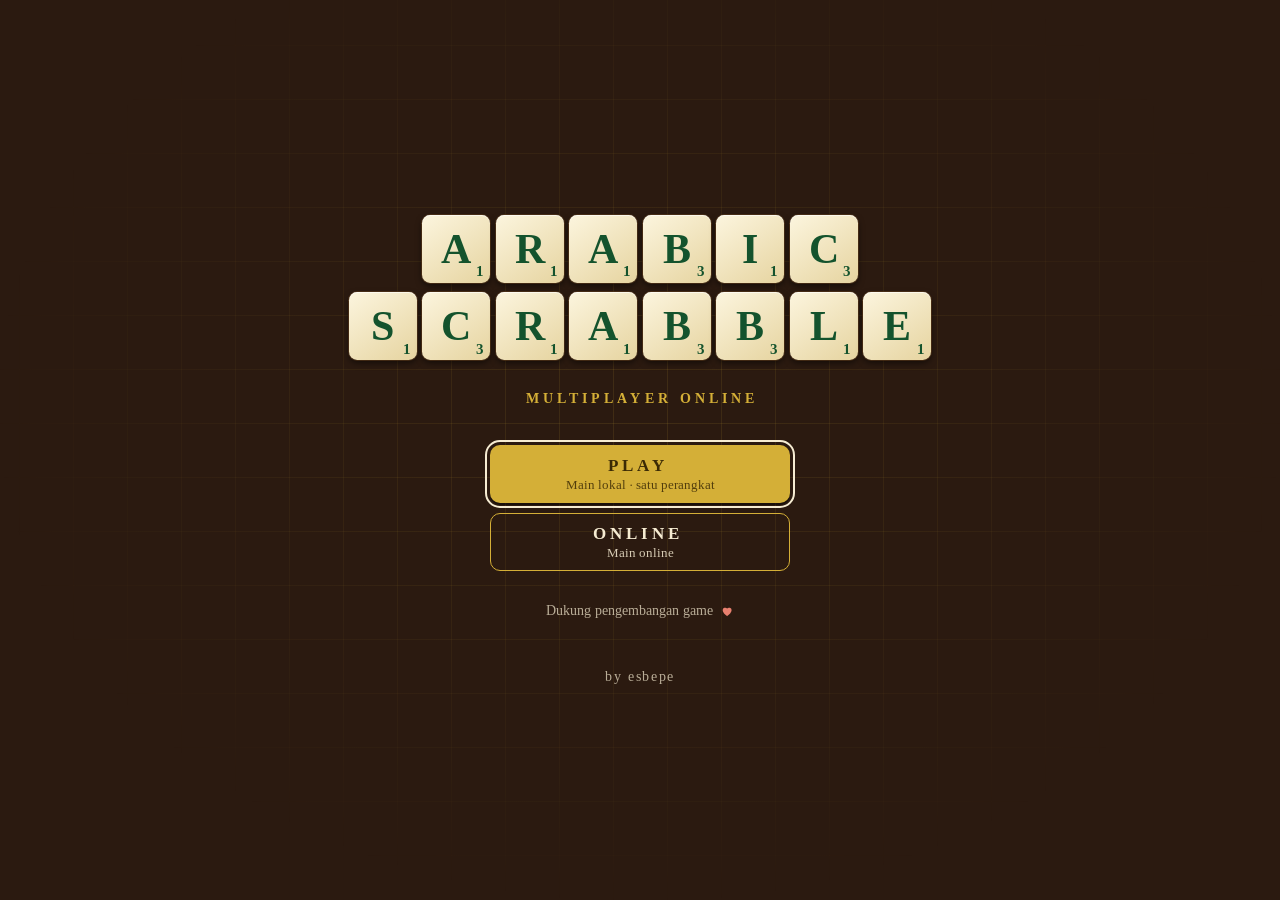
<file: index.html>
<!DOCTYPE html>
<html lang="ar" dir="rtl" data-theme="classic">
<head>
<meta charset="UTF-8">
<meta name="viewport" content="width=device-width, initial-scale=1, viewport-fit=cover">
<title>Arabic Scrabble — Multiplayer Online</title>
<meta name="description" content="لعبة سكرابل عربية لشخصين: على جهاز واحد أو عبر الإنترنت. Two-player Arabic Scrabble, local or online.">
<!-- PWA. All URLs are relative, so the game works at a domain root and under a sub-path such as /repo/. theme-color is kept in step with the chosen theme by js/pwa.js. -->
<link rel="manifest" href="manifest.webmanifest">
<meta name="theme-color" content="#2b1a10">
<link rel="icon" type="image/png" sizes="32x32" href="assets/icons/favicon-32.png">
<link rel="apple-touch-icon" href="assets/icons/apple-touch-icon.png">
<!-- Two names for one thing on purpose: Chromium wants mobile-web-app-capable; iOS before 16.4 only honours the apple- one (newer iOS reads the manifest). -->
<meta name="mobile-web-app-capable" content="yes">
<meta name="apple-mobile-web-app-capable" content="yes">
<meta name="apple-mobile-web-app-title" content="Arabic Scrabble">
<!-- "black" (opaque bar, page starts below it): legible with every theme, including the light Desert one, unlike black-translucent. -->
<meta name="apple-mobile-web-app-status-bar-style" content="black">
<!-- Pre-paint: reuse the saved theme id so there is no flash of the default theme. An unknown id simply matches no theme block, i.e. classic. themes.js validates it again at startup. -->
<script>try{var t=localStorage.getItem('scrabble.theme');if(t)document.documentElement.dataset.theme=t}catch(e){}
try{var d=document.documentElement.dataset;d.hist='drawer';var l=JSON.parse(localStorage.getItem('scrabble.layout'))||{};d.bstyle=/^(iconlabel|text)$/.test(l.bstyle)?l.bstyle:'icon';d.pdock=/^(top|middle)$/.test(l.pdock)?l.pdock:'bottom';if(l.layout==='duel'){d.layout='duel';if(l.p1==='right')d.swap='true'}if(l.hist==='docked')d.hist='docked';d.binfo=l.binfo==='on'?'on':'off';if(l.tvals==='on')d.tvals='on';d.gfx=/^(mid|high)$/.test(l.gfx)?l.gfx:'low';var q=new URLSearchParams(location.search).get('lang');d.lang=/^(ar|id|en)$/.test(l.lang)?l.lang:/^(ar|id|en)$/.test(q)?q:'id'}catch(e){}</script>
<link rel="stylesheet" href="css/themes.css">
<link rel="stylesheet" href="css/style.css">
<link rel="stylesheet" href="css/float.css">
<link rel="stylesheet" href="css/cover.css">
<link rel="stylesheet" href="css/pwa.css">
<link rel="stylesheet" href="css/online.css">
<link rel="stylesheet" href="css/overlay.css">
<link rel="stylesheet" href="css/firstdraw.css">
<link rel="stylesheet" href="css/tahkim.css">
<link rel="stylesheet" href="css/gfx.css">
<link rel="stylesheet" href="css/i18n.css">
<link rel="stylesheet" href="css/bar.css">
</head>
<body>
<main class="app">
<section class="boardWrap">
<div id="board" class="board" role="grid" aria-label="لوح اللعب"></div>
<div id="bagInfo" class="bag"></div>
</section>
<section class="side">
<div id="netBar" class="netBar" hidden role="group" aria-label="مباراة عبر الإنترنت">
<div class="mhVs" id="mhVs">
<div class="mhP" id="mhP0" data-seat="0" role="group"><span class="mhTop"><span class="mhName"><bdi></bdi></span><span class="mhYou" aria-hidden="true">أنت</span><span class="mhDot" aria-hidden="true"></span></span><span class="mhBot"><b class="mhScore" aria-label="النقاط">0</b><span class="mhClock" role="timer" aria-label="الوقت المتبقي">25:00</span></span></div>
<span class="mhVsMark" aria-hidden="true">VS</span>
<div class="mhP" id="mhP1" data-seat="1" role="group"><span class="mhTop"><span class="mhName"><bdi></bdi></span><span class="mhYou" aria-hidden="true">أنت</span><span class="mhDot" aria-hidden="true"></span></span><span class="mhBot"><b class="mhScore" aria-label="النقاط">0</b><span class="mhClock" role="timer" aria-label="الوقت المتبقي">25:00</span></span></div>
</div>
<div class="mhInfo" id="mhInfo"><span id="netGrip" class="netGrip" aria-label="تحريك الشريط"><svg class="ic" viewBox="0 0 24 24" aria-hidden="true"><path d="M9 6h.01M15 6h.01M9 12h.01M15 12h.01M9 18h.01M15 18h.01"/></svg></span><span id="netDot" class="netDot" aria-hidden="true"></span><button type="button" id="netRoom" class="netRoom" title="رمز الغرفة — انقر للنسخ" aria-label="رمز الغرفة، انقر للنسخ" dir="ltr"></button><span id="netState" class="netState" role="status" aria-live="polite"></span><button type="button" class="btn" id="netPause" hidden><svg class="ic" viewBox="0 0 24 24" aria-hidden="true"><path d="M8 5v14M16 5v14"/></svg><span class="lbl">إيقاف مؤقت</span><span class="bagBadge" id="netPauseN" aria-hidden="true"></span></button><button type="button" class="btn" id="netClaim" hidden disabled></button><button type="button" class="btn yes" id="netRematch" hidden>إعادة المباراة</button><button type="button" class="btn danger" id="netLeave"><svg class="ic" viewBox="0 0 24 24" aria-hidden="true"><path d="M6 21V4M6 5h11l-2.5 3.5L17 12H6"/></svg><span class="lbl">استسلام</span></button></div>
</div>
<div id="toast" role="status" aria-live="polite"></div>
<div class="players" id="players"></div>
<div class="ctrls" id="ctrls" data-st="idle" data-p="0">
<div class="dockMain" id="dockMain">
<button class="btn main" id="bSubmit" aria-label="احتساب"><svg class="ic" viewBox="0 0 24 24" aria-hidden="true"><path d="M5 12.5l4.5 4.5L19 7.5"/></svg><span class="lbl">احتساب</span><b class="pts" id="bPts" hidden></b></button>
<button class="btn" id="bCancel"><svg class="ic" viewBox="0 0 24 24" aria-hidden="true"><rect x="4" y="4" width="16" height="16" rx="3"/><path d="M9 9l6 6M15 9l-6 6"/></svg><span class="lbl">إلغاء الحركة</span></button>
<button class="btn" id="bSwap"><svg class="ic" viewBox="0 0 24 24" aria-hidden="true"><path d="M4 8h14M14 4l4 4-4 4M20 16H6M10 12l-4 4 4 4"/></svg><span class="lbl">تبديل القطع</span><span class="bagBadge" id="bagBadge" aria-hidden="true"></span><span class="vh" id="bagSr"></span></button>
<button class="btn" id="bPass"><svg class="ic flip" viewBox="0 0 24 24" aria-hidden="true"><path d="M5 5l9 7-9 7zM18 5v14"/></svg><span class="lbl">تمرير الدور</span></button>
<button class="btn" id="bUndo"><svg class="ic flip" viewBox="0 0 24 24" aria-hidden="true"><path d="M9 14L4 9l5-5M4 9h10a6 6 0 010 12h-3"/></svg><span class="lbl">تراجع</span></button>
</div>
<div class="dockTools" id="toolRow">
<button class="btn wide" id="bJudge"><svg class="ic" viewBox="0 0 24 24" aria-hidden="true"><path d="M12 4v16M7 20h10M5 8h14M5 8l-3 7a3 3 0 006 0zM19 8l-3 7a3 3 0 006 0z"/></svg><span class="lbl">تحكيم</span></button>
<button type="button" class="btn wide" id="bLog" aria-controls="hist" aria-expanded="false" aria-label="سجل الكلمات" title="سجل الكلمات"><svg class="ic" viewBox="0 0 24 24" aria-hidden="true"><path d="M4 6h12M4 12h12M4 18h12M20 6h.01M20 12h.01M20 18h.01"/></svg><span class="lbl">سجل الكلمات</span></button>
<button type="button" class="btn wide" id="bPause" aria-label="إيقاف مؤقت" title="إيقاف مؤقت (P)"><svg class="ic" viewBox="0 0 24 24" aria-hidden="true"><path d="M8 5v14M16 5v14"/></svg><span class="lbl">إيقاف مؤقت</span></button>
<button type="button" class="btn wide" id="bFs" aria-pressed="false" aria-label="ملء الشاشة" title="ملء الشاشة"><svg class="ic" viewBox="0 0 24 24" aria-hidden="true"><path d="M4 9V4h5M20 9V4h-5M4 15v5h5M20 15v5h-5"/></svg><span class="lbl">ملء الشاشة</span></button>
<button class="btn wide" id="bSettings"><svg class="ic" viewBox="0 0 24 24" aria-hidden="true"><path d="M4 7h9M17 7h3M4 17h3M11 17h9"/><circle cx="15" cy="7" r="2"/><circle cx="9" cy="17" r="2"/></svg><span class="lbl">الإعدادات</span></button>
<button class="btn danger" id="bNew"><svg class="ic" viewBox="0 0 24 24" aria-hidden="true"><path d="M12 5v14M5 12h14"/></svg><span class="lbl">لعبة جديدة</span></button>
</div>
</div>
<div class="tools" id="tools" role="group" aria-label="أدوات اللعبة"></div>
</section>
<aside class="hist" id="hist" aria-label="سجل الكلمات"><button type="button" class="histToggle" id="hToggle" aria-controls="hList" aria-expanded="true">إخفاء السجل</button><h2>سجل الكلمات</h2>
<div class="hTabs" id="hTabs" role="tablist" aria-label="أقسام السجل" hidden>
<button type="button" role="tab" class="hTab" id="hTabW" data-t="words" aria-controls="hPaneW" aria-selected="true"><span>الكلمات</span></button>
<button type="button" role="tab" class="hTab" id="hTabC" data-t="chat" aria-controls="hPaneC" aria-selected="false"><span>الدردشة</span><b class="hBadge" id="hBadgeC" hidden></b></button>
<button type="button" role="tab" class="hTab" id="hTabT" data-t="tahkim" aria-controls="hPaneT" aria-selected="false"><span>التحكيم</span><b class="hBadge urgent" id="hBadgeT" hidden></b></button>
</div>
<div class="hPane" id="hPaneW" role="tabpanel" aria-labelledby="hTabW"><p class="hbag" id="hBag"></p><ol class="hl" id="hList"></ol><p class="hbest" id="hBest"></p></div>
<div class="hPane" id="hPaneC" role="tabpanel" aria-labelledby="hTabC" hidden>
<div class="chTop"><span class="chNote">محادثة المباراة · منفصلة عن التحكيم</span><button type="button" class="btn chMute" id="chMute" aria-pressed="false" title="كتم إشعارات الرسائل"><svg class="ic" viewBox="0 0 24 24" aria-hidden="true"><path d="M6 17h12l-1.5-2V10a4.5 4.5 0 00-9 0v5zM10 20h4"/><path class="chSlash" d="M4 4l16 16"/></svg><span class="lbl">كتم</span></button></div>
<ol class="chLog" id="chLog" role="log" aria-live="off" aria-label="رسائل المباراة"></ol>
<div class="chQuick" id="chQuick" role="group" aria-label="ردود سريعة"></div>
<form class="chForm" id="chForm" autocomplete="off"><label class="vh" for="chText">رسالة</label><textarea id="chText" rows="1" maxlength="200" placeholder="اكتب رسالة…" enterkeyhint="send"></textarea><button type="submit" class="btn main" id="chSend">إرسال</button></form>
</div>
<div class="hPane" id="hPaneT" role="tabpanel" aria-labelledby="hTabT" hidden><p class="hempty" id="hTkE">لا توجد قرارات تحكيم بعد.</p><details class="hTk" id="hTk" hidden open><summary>سجل التحكيم</summary><ol class="hTkL" id="hTkL"></ol></details></div>
</aside>
</main>
<dialog id="dlg" aria-labelledby="dT"><h2 id="dT" tabindex="-1" autofocus></h2><div id="dM"></div><form method="dialog" id="dF"></form></dialog>
<dialog id="md" aria-labelledby="mT"><h2 id="mT" tabindex="-1" autofocus>اختر نمط الحروف</h2><form method="dialog" id="mf"></form><form method="dialog" class="dlgRow"><button class="btn" id="mCancel" value="">إلغاء</button></form></dialog>
<dialog id="sd" aria-labelledby="sT"><h2 id="sT" tabindex="-1" autofocus>مدة اللعبة</h2><p>الوقت لكل لاعب — تبدأ الساعة بعد أول حركة.</p><form method="dialog" id="sf"></form><form method="dialog" class="dlgRow"><button class="btn" value="back">رجوع</button></form></dialog>
<dialog id="bd" aria-labelledby="bT"><h2 id="bT" tabindex="-1" autofocus>اختر الحرف</h2><form method="dialog" id="bf"></form><form method="dialog" class="dlgRow"><button class="btn" value="">إلغاء</button></form></dialog>
<dialog id="jd" aria-labelledby="jT"><h2 id="jT" tabindex="-1" autofocus></h2><div id="jB"></div></dialog>
<dialog id="rd" class="rulesDlg" aria-labelledby="rdT">
<header class="rdHead"><h2 id="rdT" tabindex="-1">كيف تلعب</h2><button type="button" class="btn fClose" id="rdClose" aria-label="إغلاق" title="إغلاق"><svg class="ic" viewBox="0 0 24 24" aria-hidden="true"><path d="M6 6l12 12M18 6L6 18"/></svg></button></header>
<div class="rdTabs" id="rdTabs" role="tablist" aria-label="أقسام القواعد"></div>
<div class="rdBody" id="rdBody" role="tabpanel" tabindex="0"></div>
</dialog>
<dialog id="ad" aria-labelledby="aT">
<div class="fHead"><h2 id="aT" tabindex="-1">الإعدادات</h2><button type="button" class="btn fClose" id="aClose" aria-label="إغلاق" title="إغلاق"><svg class="ic" viewBox="0 0 24 24" aria-hidden="true"><path d="M6 6l12 12M18 6L6 18"/></svg></button></div>
<div class="setPanel">
<section class="setCard setEss" aria-labelledby="setEssT">
<h3 class="setG" id="setEssT">الأساسيات</h3>
<button type="button" class="btn setRow" id="fsSet" aria-pressed="false" aria-label="ملء الشاشة" title="ملء الشاشة"><svg class="ic" viewBox="0 0 24 24" aria-hidden="true"><path d="M4 9V4h5M20 9V4h-5M4 15v5h5M20 15v5h-5"/></svg><span class="lbl">ملء الشاشة</span></button>
<p id="fsTip" class="setNote" data-i18n="i18n.fsTip" hidden>لملء الشاشة على <span class="en">iPhone</span>: من زر المشاركة اختر «إضافة إلى الشاشة الرئيسية» ثم افتح اللعبة من أيقونتها.</p>
<button type="button" class="btn setRow" id="rulesOpen" data-rules="1"><svg class="ic" viewBox="0 0 24 24" aria-hidden="true"><path d="M5 4h10a3 3 0 013 3v13H8a3 3 0 01-3-3zM5 17a3 3 0 013-3h10M9 8h5"/></svg><span class="lbl">كيف تلعب · القواعد</span></button>
<div id="psSec"><h4 class="setH">الإيقاف المؤقت</h4><p class="setNote">تتوقف الساعتان ويُخفى اللوح حتى الاستئناف (المفتاح P).</p><button type="button" class="btn" id="pauseNow">إيقاف مؤقت الآن</button></div>
</section>
<section class="setGroup" aria-labelledby="setGameT">
<h3 class="setG" id="setGameT">المباراة</h3>
<div id="fdSec"><h4 class="setH">بداية المباراة</h4><div class="dimList" id="fdB"></div></div>
<div id="rkSec"><h4 class="setH">الرفوف</h4><div class="dimList" id="rkB"></div></div>
<div id="lvSec"><h4 class="setH">المعاينة المباشرة</h4><div class="dimList" id="lvB"></div></div>
<div id="hpSec" hidden>
<h4 class="setH">اللمس</h4>
<div class="dimList" id="hpB"></div>
</div>
</section>
<section class="setGroup" aria-labelledby="setLookT">
<h3 class="setG" id="setLookT">المظهر والتخطيط</h3>
<h4 class="setH">المظهر</h4>
<div class="thGrid" id="thB" role="group" aria-label="المظهر"></div>
<h4 class="setH" id="nmH">اللاعبون</h4>
<div class="dimList" id="nmB"></div>
<h4 class="setH">التخطيط</h4>
<div class="dimList" id="lyB"></div>
<button class="btn" id="flReset" type="button">إعادة ضبط العناصر العائمة</button>
</section>
<details class="setMore" id="setMore">
<summary>خيارات إضافية <small>(اختيارية)</small></summary>
<div class="setMoreB">
<h4 class="setH">التطبيق</h4>
<div class="pwaBox">
<p id="pwaStatus" class="pwaStatus" role="status"></p>
<button class="btn main" id="pwaInstall" type="button" hidden>تثبيت التطبيق</button>
<p id="pwaHint" class="pwaStatus" hidden></p>
<a class="btn" id="pwaCheck" href="pwa-check.html">فحص التثبيت والاتصال</a>
</div>
</div>
</details>
</div>
</dialog>
<section id="cover" class="cover" aria-label="Arabic Scrabble Multiplayer Online" hidden>
<div class="coverInner">
<div id="coverTitle" class="coverTitle" role="img" aria-label="Arabic Scrabble"></div>
<p class="coverSub">MULTIPLAYER ONLINE</p>
<nav class="coverMenu" aria-label="طريقة اللعب">
<button id="coverPlay" class="coverPlay" type="button"><span class="cbT">PLAY</span><small>لعب محلي · جهاز واحد</small></button>
<button id="coverOnline" class="coverOnline" type="button"><span class="cbT">ONLINE</span><small>اللعب عبر الإنترنت</small></button>
</nav>
<a id="coverDonate" class="donBtn" href="https://saweria.co/esbepe83" target="_blank" rel="noopener noreferrer" title="إن أعجبتك اللعبة فادعم تطويرها بتبرّع اختياري"><svg class="ic" viewBox="0 0 24 24" aria-hidden="true"><path d="M12 20.5s-7.5-4.6-7.5-10.2A4.3 4.3 0 0112 7.6a4.3 4.3 0 017.5 2.7c0 5.6-7.5 10.2-7.5 10.2z"/></svg><span>ادعم تطوير اللعبة</span><span lang="id" dir="ltr" class="donId">Donasi</span><span class="sr">(يفتح في نافذة جديدة)</span></a>
<p class="coverBy">by esbepe</p>
</div>
<div id="pwaBar" class="pwaBar" role="region" aria-label="تثبيت التطبيق" hidden>
<p id="pwaBarText"></p>
<button type="button" class="btn main" id="pwaBarGo"></button>
<button type="button" class="btn pwaX" id="pwaBarX" aria-label="إخفاء الاقتراح" title="إخفاء الاقتراح"><svg class="ic" viewBox="0 0 24 24" aria-hidden="true"><path d="M6 6l12 12M18 6L6 18"/></svg></button>
</div>
</section>
<div id="pwaUpdate" class="pwaUpdate" role="status" hidden>
<p>يتوفر إصدار أحدث من اللعبة. سيُحفظ تقدّم المباراة قبل التحديث.</p>
<button type="button" class="btn main" id="pwaUpdateGo">تحديث الآن</button>
<button type="button" class="btn" id="pwaUpdateLater">لاحقًا</button>
</div>
<div id="mOv" class="mOv" hidden><div class="mOvCard" role="alertdialog" aria-modal="true" aria-labelledby="mOvT" aria-describedby="mOvB" tabindex="-1"><div class="mOvIc" id="mOvIc" aria-hidden="true"></div><h2 id="mOvT"></h2><div id="mOvB"></div><div class="mOvTime" id="mOvTime" hidden></div><div class="mOvAct" id="mOvAct"></div></div></div>
<dialog id="pd" aria-labelledby="pdT">
<h2 id="pdT" tabindex="-1" data-i18n="i18n.pdT" autofocus>تثبيت اللعبة على <span class="en">iPhone</span> و<span class="en">iPad</span></h2>
<ol class="pwaSteps">
<li data-i18n="i18n.s1">افتح هذه الصفحة في <span class="en"><b>Safari</b></span>.</li>
<li data-i18n="i18n.s2">اضغط زر <b>مشاركة</b> <span class="en">(Share)</span>: مربع يخرج منه سهم لأعلى. في <span class="en">iPhone</span> يكون في الشريط السفلي، وفي <span class="en">iPad</span> في أعلى الشاشة، وقد يظهر ضمن قائمة «⋯».</li>
<li data-i18n="i18n.s3">مرّر القائمة واختر <b>إضافة إلى الشاشة الرئيسية</b> <span class="en">(Add to Home Screen)</span>. إن لم تظهر فاختر «عرض المزيد» <span class="en">(View More)</span> أولًا.</li>
<li data-i18n="i18n.s4">إن ظهر خيار <b>فتح كتطبيق ويب</b> <span class="en">(Open as Web App)</span> فاتركه مفعّلًا لتُفتح اللعبة بملء الشاشة.</li>
<li data-i18n="i18n.s5">اضغط <b>إضافة</b> <span class="en">(Add)</span>، ثم افتح اللعبة من الأيقونة الجديدة.</li>
</ol>
<p class="pwaNote" data-i18n="i18n.pwaNote">قد تختلف أسماء الخيارات قليلًا بحسب لغة النظام وإصداره. لا يعرض <span class="en">iOS</span> رسالة تثبيت تلقائية، والتطبيق المثبّت يحتفظ بإعدادات ومباراة محفوظة منفصلة عن <span class="en">Safari</span>. تعمل اللعبة دون إنترنت بعد تحميلها مرة واحدة بنجاح.</p>
<form method="dialog" class="dlgRow"><button class="btn main" value="">حسنًا</button></form>
</dialog>
<section id="lobby" class="lobby" aria-label="اللعب عبر الإنترنت" hidden></section>
<script type="module" src="js/main.js"></script>
</body>
</html>
</file>
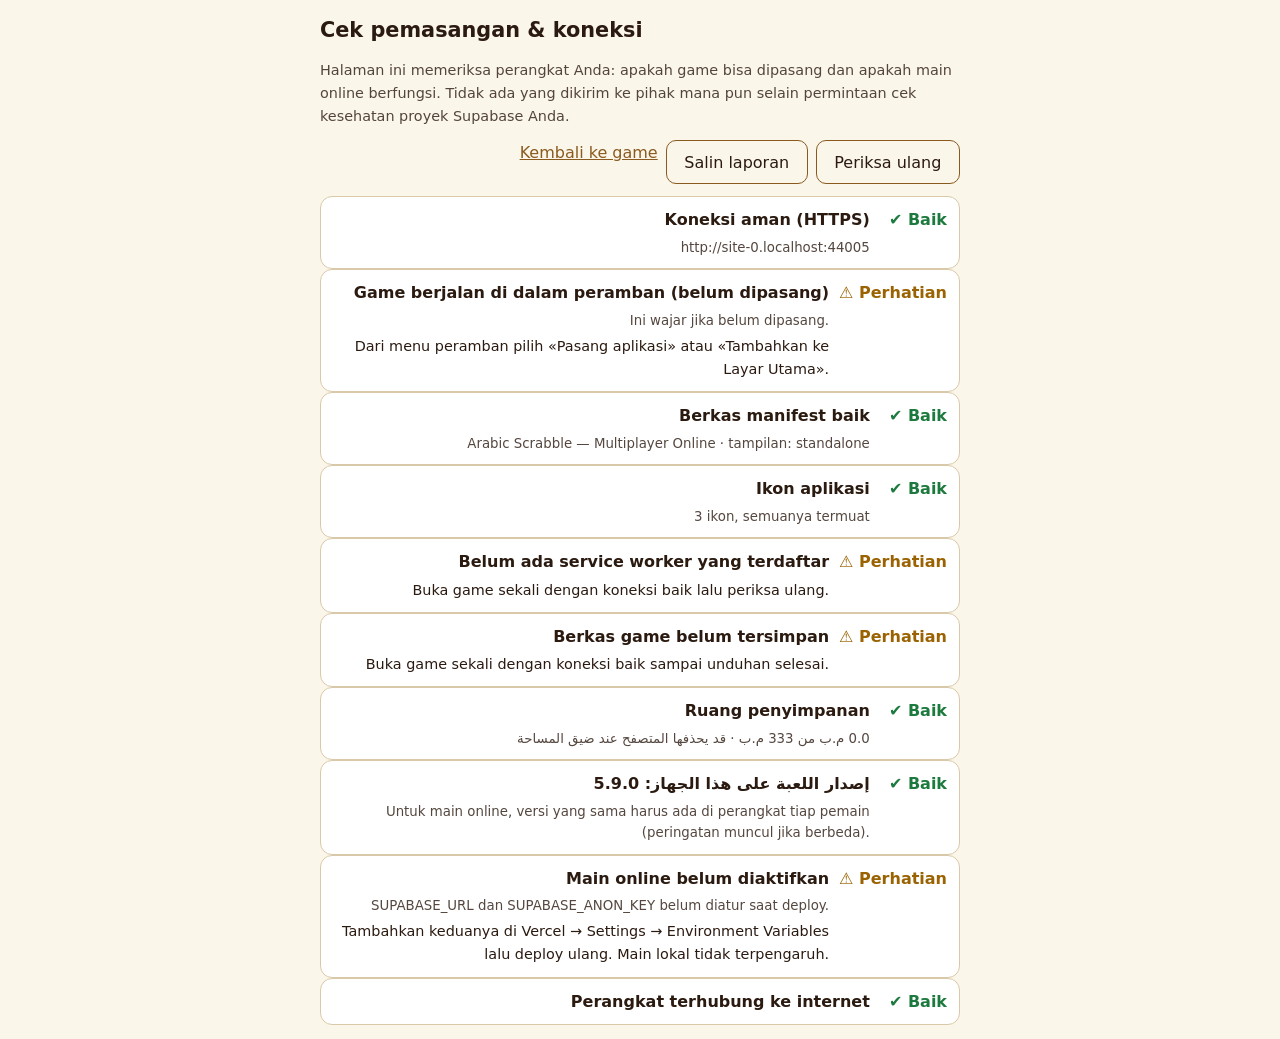
<file: pwa-check.html>
<!DOCTYPE html>
<html lang="ar" dir="rtl">
<head>
<meta charset="UTF-8">
<meta name="viewport" content="width=device-width, initial-scale=1, viewport-fit=cover">
<title>فحص التثبيت والاتصال — Arabic Scrabble</title>
<meta name="robots" content="noindex">
<link rel="manifest" href="manifest.webmanifest">
<link rel="stylesheet" href="css/i18n.css">
<style>
:root{color-scheme:light dark;--bg:#fbf6ea;--fg:#2b1a10;--card:#fff;--line:#d9c9a8;--ok:#1d7a3e;--warn:#9a6200;--bad:#b3261e;--acc:#8a5a1f}
@media(prefers-color-scheme:dark){:root{--bg:#1e140d;--fg:#f6ecd2;--card:#2b1a10;--line:#5a4126;--ok:#6ee09a;--warn:#f0b24a;--bad:#ff8a8a;--acc:#d4af37}}
*{box-sizing:border-box}body{margin:0;padding:max(14px,env(safe-area-inset-top)) 14px max(14px,env(safe-area-inset-bottom));background:var(--bg);color:var(--fg);font:16px/1.6 system-ui,"Segoe UI",Tahoma,sans-serif}
main{max-width:640px;margin:0 auto;display:grid;gap:12px}h1{margin:0;font-size:1.3rem}p{margin:0}.sub{opacity:.8;font-size:.9rem}
.row{display:grid;grid-template-columns:auto 1fr;gap:4px 10px;align-items:start;padding:10px 12px;border:1px solid var(--line);border-radius:12px;background:var(--card)}
.st{font-weight:700;min-width:4.2em}.ok .st{color:var(--ok)}.warn .st{color:var(--warn)}.bad .st{color:var(--bad)}
.row b{display:block}.row small{display:block;opacity:.8;grid-column:2;word-break:break-word}.row .fix{grid-column:2;font-size:.9rem}
.tech{font:.75rem ui-monospace,monospace;direction:ltr;text-align:left;opacity:.75}
button{font:inherit;min-height:44px;padding:0 1.1em;border-radius:10px;border:1px solid var(--acc);background:transparent;color:var(--fg);cursor:pointer}button:focus-visible{outline:3px solid var(--acc);outline-offset:2px}
.bar{display:flex;flex-wrap:wrap;gap:8px}a{color:var(--acc)}
</style>
</head>
<body>
<main>
<h1>فحص التثبيت والاتصال</h1>
<p class="sub">يفحص هذا الجهاز: هل يمكن تثبيت اللعبة؟ وهل يعمل اللعب عبر الإنترنت؟ لا يُرسل شيئًا إلى أي جهة سوى طلب فحص صحة مشروعك في Supabase.</p>
<div class="bar"><button id="again" type="button">أعد الفحص</button><button id="copy" type="button">نسخ التقرير</button><button id="install" type="button" hidden>تثبيت التطبيق</button><a href="./">الرجوع إلى اللعبة</a></div>
<div id="out" role="status" aria-live="polite"></div>
</main>
<script>
(() => {
const out = document.getElementById('out'), rows = [];
let deferred = null;
addEventListener('beforeinstallprompt', e => { e.preventDefault(); deferred = e; document.getElementById('install').hidden = false; });
const ua = navigator.userAgent, iOS = /iPad|iPhone|iPod/.test(ua) || (navigator.platform === 'MacIntel' && navigator.maxTouchPoints > 1);
const esc = s => String(s).replace(/[&<>"]/g, c => ({ '&': '&amp;', '<': '&lt;', '>': '&gt;', '"': '&quot;' }[c]));
function add(level, title, note, fix, tech) { rows.push({ level, title, note, fix, tech }); }
const LBL = { ok: '✔ سليم', warn: '⚠ تنبيه', bad: '✖ مشكلة' };
function paint() {
  out.innerHTML = rows.map(r => `<div class="row ${r.level}"><span class="st">${LBL[r.level]}</span><b>${esc(r.title)}</b>${r.note ? `<small>${esc(r.note)}</small>` : ''}${r.fix ? `<span class="fix">${esc(r.fix)}</span>` : ''}${r.tech ? `<small class="tech">${esc(r.tech)}</small>` : ''}</div>`).join('');
}
const get = async (u, o) => { const c = new AbortController(), t = setTimeout(() => c.abort(), 8000); try { return await fetch(u, { cache: 'no-store', signal: c.signal, ...o }); } finally { clearTimeout(t); } };

async function run() {
  rows.length = 0; out.setAttribute('aria-busy', 'true');
  // 1. secure context
  if (window.isSecureContext) add('ok', 'اتصال آمن (HTTPS)', location.protocol + '//' + location.host);
  else add('bad', 'الصفحة ليست على اتصال آمن', 'التثبيت وعمل الوضع دون إنترنت يتطلبان HTTPS (أو localhost).', 'افتح الموقع عبر رابط https.');
  // 2. display mode
  const standalone = matchMedia('(display-mode: standalone)').matches || navigator.standalone === true;
  add(standalone ? 'ok' : 'warn', standalone ? 'اللعبة تعمل كتطبيق مثبّت' : 'اللعبة تعمل داخل المتصفح (غير مثبّتة)', standalone ? '' : 'هذا طبيعي إن لم تثبّتها بعد.',
    standalone ? '' : iOS ? 'في iPhone/iPad: Safari ← مشاركة ← إضافة إلى الشاشة الرئيسية. لا يعرض iOS رسالة تثبيت تلقائية.' : (deferred ? 'اضغط «تثبيت التطبيق» أعلاه.' : 'من قائمة المتصفح اختر «تثبيت التطبيق» أو «إضافة إلى الشاشة الرئيسية».'));
  // 3. manifest
  try {
    const link = document.querySelector('link[rel=manifest]'), r = await get(link.href);
    if (!r.ok) throw new Error('HTTP ' + r.status);
    const m = await r.json(), miss = ['name', 'short_name', 'start_url', 'display', 'icons'].filter(k => !m[k]);
    add(miss.length ? 'bad' : 'ok', miss.length ? 'ملف manifest ناقص' : 'ملف manifest سليم', miss.length ? 'ينقصه: ' + miss.join(', ') : `${m.name} · العرض: ${m.display}`);
    const bad = [];
    for (const i of m.icons || []) { try { const x = await get(new URL(i.src, link.href)); if (!x.ok) bad.push(i.src + ' (' + x.status + ')'); } catch { bad.push(i.src); } }
    const has = (s, p) => (m.icons || []).some(i => i.sizes === s && i.purpose === p);
    add(bad.length ? 'bad' : (has('192x192', 'any') && has('512x512', 'any') && has('512x512', 'maskable') ? 'ok' : 'warn'), 'أيقونات التطبيق', bad.length ? 'لا تُحمَّل: ' + bad.join(', ') : `${(m.icons || []).length} أيقونة، كلها تُحمَّل`, has('192x192', 'any') && has('512x512', 'any') ? '' : 'ينقص حجم 192 أو 512 (any) لعرض شرط التثبيت.');
  } catch (e) { add('bad', 'تعذّر قراءة manifest', '', 'تأكد أن manifest.webmanifest منشور بجانب index.html.', String(e)); }
  // 4. service worker
  if (!('serviceWorker' in navigator)) add('bad', 'المتصفح لا يدعم service worker', 'لن تعمل اللعبة دون إنترنت ولن يمكن تثبيتها كاملةً.');
  else {
    try {
      const reg = await navigator.serviceWorker.getRegistration('./');
      if (!reg) add('warn', 'لا يوجد service worker مسجّل بعد', '', 'افتح اللعبة نفسها مرة واحدة على اتصال جيد ثم أعد الفحص.');
      else {
        const w = reg.active || reg.waiting || reg.installing, ctl = !!navigator.serviceWorker.controller;
        add(reg.active ? 'ok' : 'warn', 'service worker: ' + (w ? w.state : '؟'), `النطاق: ${new URL(reg.scope).pathname} · ${ctl ? 'يتحكم بهذه الصفحة' : 'لا يتحكم بهذه الصفحة بعد (أعد التحميل)'}`);
        if (reg.waiting) add('warn', 'يوجد إصدار أحدث ينتظر التفعيل', '', 'أغلق كل نوافذ اللعبة ثم افتحها، أو اضغط «تحديث الآن» داخل اللعبة.');
      }
      const names = (await caches.keys()).filter(k => k.startsWith('arabic-scrabble-'));
      const sw = await (await get('sw.js')).text(), ver = (/const VERSION = '([^']+)'/.exec(sw) || [])[1];
      const shell = names.find(n => n.startsWith('arabic-scrabble-shell-'));
      let n = 0; if (shell) n = (await (await caches.open(shell)).keys()).length;
      add(shell ? (ver && shell.endsWith(ver) ? 'ok' : 'warn') : 'warn', shell ? `ملفات اللعبة محفوظة للعمل دون إنترنت (${n} ملفًا)` : 'ملفات اللعبة غير محفوظة بعد', shell ? (ver && shell.endsWith(ver) ? 'الإصدار الحالي: ' + ver : `المحفوظ ${shell.replace('arabic-scrabble-shell-', '')} والمنشور ${ver || '؟'} — سيتحدّث عند التحديث`) : '', shell ? '' : 'افتح اللعبة مرة على اتصال جيد حتى يكتمل التحميل.');
    } catch (e) { add('warn', 'تعذّر فحص التخزين المحلي', '', '', String(e)); }
  }
  // 5. storage
  try {
    if (navigator.storage?.estimate) { const { usage, quota } = await navigator.storage.estimate(); const p = navigator.storage.persisted ? await navigator.storage.persisted() : null;
      add(p === false && iOS ? 'warn' : 'ok', 'مساحة التخزين', `${(usage / 1048576).toFixed(1)} م.ب من ${(quota / 1048576).toFixed(0)} م.ب${p === null ? '' : p ? ' · محمية من الحذف' : ' · قد يحذفها المتصفح عند ضيق المساحة'}`); }
  } catch { /* optional */ }
  try { const { APP_VERSION } = await import('./js/version.js'); add('ok', 'إصدار اللعبة على هذا الجهاز: ' + APP_VERSION, 'للعب عبر الإنترنت يجب أن يكون الإصدار نفسه على جهاز كل لاعب (تُعرض تنبيهات إن اختلف).'); } catch { add('warn', 'تعذّر قراءة إصدار اللعبة'); }
  // 6. online play
  try {
    const { ONLINE_ENV } = await import('./js/online/env.js');
    if (!ONLINE_ENV.url || !ONLINE_ENV.anonKey) add('warn', 'اللعب عبر الإنترنت غير مُفعّل', 'لم تُضبط SUPABASE_URL و SUPABASE_ANON_KEY عند النشر.', 'أضفهما في Vercel ← Settings ← Environment Variables ثم أعد النشر. اللعب المحلي لا يتأثر.');
    else {
      const host = new URL(ONLINE_ENV.url).host;
      add('ok', 'إعدادات اللعب عبر الإنترنت موجودة', host);
      try {
        const r = await get(ONLINE_ENV.url.replace(/\/$/, '') + '/auth/v1/health', { headers: { apikey: ONLINE_ENV.anonKey } });
        add(r.ok ? 'ok' : r.status === 401 ? 'bad' : 'warn', r.ok ? 'مشروع Supabase يستجيب' : r.status === 401 ? 'المفتاح العام (SUPABASE_ANON_KEY) مرفوض' : 'مشروع Supabase أجاب بخطأ', 'HTTP ' + r.status, r.ok ? '' : r.status === 401 ? 'انسخ المفتاح العام من Project Settings ← API ثم أعد النشر.' : 'تأكد أن المشروع غير متوقف (Paused).');
        if (r.ok) {
          const f = await get(ONLINE_ENV.url.replace(/\/$/, '') + '/functions/v1/eas-game', { method: 'OPTIONS' }).catch(e => ({ ok: false, status: 0, e }));
          add(f.status === 404 ? 'bad' : f.status === 0 ? 'warn' : 'ok', f.status === 404 ? 'الدالة eas-game غير منشورة' : f.status === 0 ? 'تعذّر الوصول إلى الدالة eas-game' : 'الدالة eas-game موجودة', 'HTTP ' + f.status, f.status === 404 ? 'انشرها: supabase functions deploy eas-game' : f.status === 0 ? 'قد يكون السبب الشبكة أو قيمة ALLOWED_ORIGIN.' : '');
        }
      } catch (e) { add('bad', 'تعذّر الوصول إلى Supabase', host, 'تحقق من الإنترنت ومن رابط المشروع ومن أنه غير متوقف.', String(e)); }
    }
  } catch (e) { add('warn', 'تعذّر قراءة إعدادات الاتصال', '', '', String(e)); }
  add(navigator.onLine ? 'ok' : 'warn', navigator.onLine ? 'الجهاز متصل بالإنترنت' : 'الجهاز غير متصل بالإنترنت');
  out.removeAttribute('aria-busy'); paint();
}
document.getElementById('again').onclick = run;
document.getElementById('install').onclick = async () => { if (!deferred) return; deferred.prompt(); await deferred.userChoice.catch(() => {}); deferred = null; document.getElementById('install').hidden = true; };
document.getElementById('copy').onclick = async e => {
  const t = rows.map(r => `[${r.level}] ${r.title}${r.note ? ' — ' + r.note : ''}${r.tech ? ' (' + r.tech + ')' : ''}`).join('\n') + '\n' + ua;
  try { await navigator.clipboard.writeText(t); e.target.textContent = 'تم النسخ ✓'; } catch { const a = Object.assign(document.createElement('textarea'), { value: t }); document.body.append(a); a.select(); try { document.execCommand('copy'); e.target.textContent = 'تم النسخ ✓'; } catch { e.target.textContent = 'تعذّر النسخ'; } a.remove(); }
  setTimeout(() => { e.target.textContent = 'نسخ التقرير'; }, 1600);
};
run();
})();
</script>
<script>try{var l=JSON.parse(localStorage.getItem('scrabble.layout')||'{}');var q=new URLSearchParams(location.search).get('lang');document.documentElement.dataset.lang=/^(ar|id|en)$/.test(l.lang)?l.lang:/^(ar|id|en)$/.test(q)?q:'id'}catch(e){document.documentElement.dataset.lang='id'}</script>
<script type="module">
import { localize } from './js/i18n.js';
const go = () => localize(document.body);
go(); new MutationObserver(go).observe(document.body, { childList: true, subtree: true });   // this small page writes its report after loading: each addition gets its second language
</script>
</body>
</html>
</file>
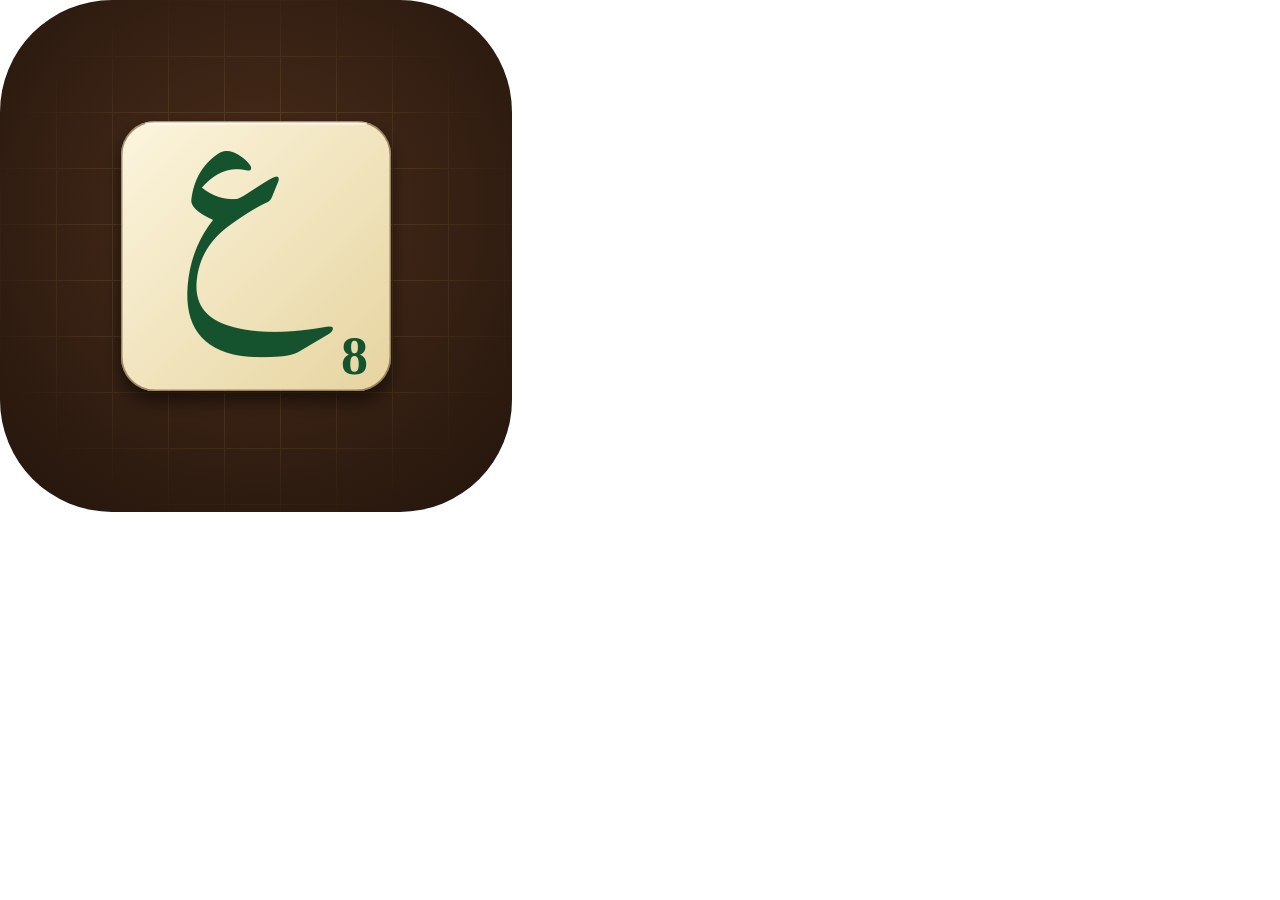
<file: tools/icon-source.html>
<!DOCTYPE html>
<!-- Source artwork for the PWA icons (rendered to PNG by tools/make-icons.mjs).
     Same identity as the cover screen: dark wood scene, faint gold board grid, one cream game tile with a dark-green letter and its value.
     Query string: ?size=512&shape=any|full   any = rounded corners on transparent (manifest "any"), full = full-bleed square (maskable, Apple touch icon). -->
<meta charset="utf-8">
<style>
@font-face{font-family:IconAmiri;font-weight:700;src:url('../assets/fonts/Amiri-Bold.woff2') format('woff2')}
@font-face{font-family:IconTinos;font-weight:700;src:url('../assets/fonts/Tinos-Bold.woff2') format('woff2')}
html,body{margin:0;background:transparent}svg{display:block}
</style>
<body>
<svg id="art" xmlns="http://www.w3.org/2000/svg" viewBox="0 0 512 512">
  <defs>
    <radialGradient id="wood" cx="50%" cy="42%" r="75%"><stop offset="0" stop-color="#4a2d1b"/><stop offset="1" stop-color="#24150c"/></radialGradient>
    <linearGradient id="tile" x1="0" y1="0" x2="1" y2="1"><stop offset="0" stop-color="#fcf5de"/><stop offset="1" stop-color="#e6d4a0"/></linearGradient>
    <radialGradient id="fade" cx="50%" cy="50%" r="55%"><stop offset="0" stop-color="#fff"/><stop offset="1" stop-color="#000"/></radialGradient>
    <mask id="gridMask"><rect width="512" height="512" fill="url(#fade)"/></mask>
    <pattern id="grid" width="56" height="56" patternUnits="userSpaceOnUse" x="0" y="0">
      <path d="M56 0H0V56" fill="none" stroke="#d4af37" stroke-opacity=".30" stroke-width="2"/>
    </pattern>
    <clipPath id="clip"><rect id="clipRect" width="512" height="512" rx="0"/></clipPath>
    <filter id="drop" x="-20%" y="-20%" width="140%" height="150%"><feDropShadow dx="0" dy="10" stdDeviation="9" flood-color="#000" flood-opacity=".55"/></filter>
  </defs>
  <g clip-path="url(#clip)">
    <rect width="512" height="512" fill="url(#wood)"/>
    <rect width="512" height="512" fill="url(#grid)" mask="url(#gridMask)"/>
    <!-- tile: 270 px keeps its corners inside the 80 % maskable safe circle (half-diagonal 191 < 204) -->
    <g filter="url(#drop)">
      <rect x="121" y="121" width="270" height="270" rx="34" fill="url(#tile)"/>
    </g>
    <rect x="121.75" y="121.75" width="268.5" height="268.5" rx="33.5" fill="none" stroke="#5a3a1a" stroke-opacity=".55" stroke-width="1.5"/>
    <path d="M146 123.5H366" stroke="#fff" stroke-opacity=".7" stroke-width="2" stroke-linecap="round"/>
    <text id="letter" font-family="IconAmiri" font-weight="700" font-size="215" fill="#14532d">ع</text>
    <text id="value" font-family="IconTinos" font-weight="700" font-size="54" fill="#14532d" text-anchor="end" x="368" y="374">8</text>
  </g>
</svg>
<script>
(async () => {
  const q = new URLSearchParams(location.search), size = +q.get('size') || 512, full = q.get('shape') === 'full';
  await Promise.all([document.fonts.load('700 215px IconAmiri', 'ع'), document.fonts.load('700 54px IconTinos', '8')]);
  const svg = document.getElementById('art'); svg.setAttribute('width', size); svg.setAttribute('height', size);
  document.getElementById('clipRect').setAttribute('rx', full ? 0 : 112);
  // centre the INK of the glyph (not its em box) in the upper part of the tile, above the value digit; same idea as GLYPH in js/config.js
  const c = document.createElement('canvas').getContext('2d'); c.font = '700 215px IconAmiri';
  const m = c.measureText('ع'), inkW = m.actualBoundingBoxLeft + m.actualBoundingBoxRight, inkH = m.actualBoundingBoxAscent + m.actualBoundingBoxDescent;
  const L = document.getElementById('letter');
  L.setAttribute('x', 256 - inkW / 2 + m.actualBoundingBoxLeft);
  L.setAttribute('y', 252 - inkH / 2 + m.actualBoundingBoxAscent);
  document.body.dataset.ready = '1';
})();
</script>
</body>
</file>
<file: css/themes.css>
/* Theme palettes. Themes are purely visual: they only define the custom properties below (colours, never sizes).
   js/themes.js sets <html data-theme="id">; an unknown id matches no block, so the :root (classic) values apply.
   Token groups: page/text · panels · dialogs · buttons · board · premium squares · tiles (incl. --tile-cast: colour of the shadow a placed tile casts) · racks · toast · states · cover.
   Every theme defines every token. Text/background pairs were checked for WCAG AA (4.5:1) contrast. */

/* ---------- Classic Wood (default) ---------- */
:root,
[data-theme="classic"] {
  --bg-page-1:#4a2d1b; --bg-page-2:#24150c;
  --text-main:#f6ecd2; --accent:#d4af37; --accent-text:#d4af37; --accent-ink:#3b2a05;
  --focus:#d4af37; --focus-halo:#1a0f08;

  --panel-bg:#1a0f08cc; --panel-line:#b8893f55; --surface-inset:#0004; --chip-bg:#0006; --chip-line:#d4af3755;
  --dialog-bg:#2b1a10; --dialog-line:#d4af37; --backdrop:#000a;

  --btn-1:#6b4428; --btn-2:#4a2c18; --btn-text:#f6ecd2; --btn-line:#0006;
  --btn-main-1:#1f7a46; --btn-main-2:#14532d; --btn-main-text:#f6ecd2;
  --btn-danger-1:#9a2d3e; --btn-danger-2:#6b1826; --btn-danger-text:#f6ecd2;

  --board-1:#6b4428; --board-2:#4a2c18; --board-line:#2a170b; --board-rim:#b8893f55;
  --sq-empty:#b98f58; --sq-line:#0004;
  --premium-dl:#3e7d97; --premium-tl:#1d4f91; --premium-dw:#b24a5a; --premium-tw:#760f22; --premium-star:#c9a227;
  --premium-text:#ffffff; --premium-star-text:#3b2a05;

  --tile-1:#fcf5de; --tile-2:#e6d4a0; --tile-text:#14532d; --tile-blank-text:#9a3412; --tile-edge:#5a3a1a99; --tile-cast:#000b;
  --tile-p1:#9b1c2b; --tile-p2:#1b4f9c; --tile-cur-1:#ffeeb0; --tile-cur-2:#f3cf63;
  --tile-pick-ring:#d4af37; --tile-pick-blink:#14532d;
  --tile-swap-1:#f3c9cd; --tile-swap-2:#d99aa1; --tile-swap-text:#4a0f1a; --tile-swap-ring:#ff9aa8;

  --rack-1:#5a381f; --rack-2:#3d2412; --slot-bg:#0003;

  --ok-bg:#14532dee; --ok-text:#ffffff; --bad-bg:#7a2433ee; --bad-text:#ffffff;
  --turn-dot:#4ade80; --player-1:#d4af37; --player-2:#6f9db0;
  --time-low:#fbbf24; --time-crit:#f87171; --verdict-ok:#4ade80; --verdict-bad:#f87171;

  --cover-1:#5a3822; --cover-2:#2b1a10;
}

/* ---------- Dark: charcoal, high-contrast tiles ---------- */
[data-theme="dark"] {
  --bg-page-1:#262a31; --bg-page-2:#121316;
  --text-main:#e9e7e2; --accent:#f0b84a; --accent-text:#f0b84a; --accent-ink:#261a00;
  --focus:#ffd479; --focus-halo:#000000;

  --panel-bg:#1d2026e6; --panel-line:#4d5260; --surface-inset:#0006; --chip-bg:#0007; --chip-line:#f0b84a66;
  --dialog-bg:#1c1f25; --dialog-line:#f0b84a; --backdrop:#000b;

  --btn-1:#3b404c; --btn-2:#2b2f38; --btn-text:#ecebe6; --btn-line:#0008;
  --btn-main-1:#1f7a46; --btn-main-2:#16603a; --btn-main-text:#ffffff;
  --btn-danger-1:#b0364a; --btn-danger-2:#8a2a3b; --btn-danger-text:#ffffff;

  --board-1:#2c3039; --board-2:#1e2128; --board-line:#08090b; --board-rim:#606673;
  --sq-empty:#3b404b; --sq-line:#0006;
  --premium-dl:#2a7a9c; --premium-tl:#3e5fc4; --premium-dw:#b94560; --premium-tw:#9c1f2c; --premium-star:#e0b43a;
  --premium-text:#ffffff; --premium-star-text:#261a00;

  --tile-1:#f3eee2; --tile-2:#dcd4c0; --tile-text:#1d2b24; --tile-blank-text:#a3361d; --tile-edge:#000000aa; --tile-cast:#000;
  --tile-p1:#9b1c2b; --tile-p2:#1b4f9c; --tile-cur-1:#ffeeb0; --tile-cur-2:#f4d576;
  --tile-pick-ring:#ffd479; --tile-pick-blink:#4fd18b;
  --tile-swap-1:#f4c6cc; --tile-swap-2:#e39aa5; --tile-swap-text:#4a0f1a; --tile-swap-ring:#ff7a8f;

  --rack-1:#30343e; --rack-2:#23262d; --slot-bg:#00000055;

  --ok-bg:#1f7a46f2; --ok-text:#ffffff; --bad-bg:#b0364af2; --bad-text:#ffffff;
  --turn-dot:#5be39a; --player-1:#f0b84a; --player-2:#5bb6e0;
  --time-low:#ffc94d; --time-crit:#ff7b7b; --verdict-ok:#5be39a; --verdict-bad:#ff7b7b;

  --cover-1:#2f333c; --cover-2:#1a1c21;
}

/* ---------- Pink: dusty rose, plum, cream, champagne (a calm, natural pink: no neon, no candy) ---------- */
[data-theme="pink"] {
  --bg-page-1:#9c4a64; --bg-page-2:#4a1d2f;
  --text-main:#fbeee8; --accent:#f0c0a8; --accent-text:#f4cdb8; --accent-ink:#3a1520;
  --focus:#ffd9c8; --focus-halo:#2a0f18;

  --panel-bg:#4a1d2fd9; --panel-line:#f0c0a866; --surface-inset:#00000055; --chip-bg:#00000055; --chip-line:#f0c0a866;
  --dialog-bg:#5a2438; --dialog-line:#f0c0a8; --backdrop:#000b;

  --btn-1:#8c3f58; --btn-2:#6b2d42; --btn-text:#fbeee8; --btn-line:#00000066;
  --btn-main-1:#e8b09a; --btn-main-2:#cf8f78; --btn-main-text:#3a1520;
  --btn-danger-1:#a8302f; --btn-danger-2:#7a1f22; --btn-danger-text:#ffffff;

  --board-1:#a85a72; --board-2:#7d3d54; --board-line:#3a1522; --board-rim:#f0c0a888;
  --sq-empty:#d9a0b0; --sq-line:#00000055;
  --premium-dl:#2f7f8f; --premium-tl:#2c55a0; --premium-dw:#a9532b; --premium-tw:#8a1d34; --premium-star:#e8c26a;
  --premium-text:#ffffff; --premium-star-text:#2d1a05;

  --tile-1:#fff4ee; --tile-2:#f3d9d0; --tile-text:#5a1f33; --tile-blank-text:#a03a20; --tile-edge:#3a1522bb; --tile-cast:#000c;
  --tile-p1:#9b1c2b; --tile-p2:#1b4f9c; --tile-cur-1:#ffe9b8; --tile-cur-2:#f2cf80;
  --tile-pick-ring:#ffd9c8; --tile-pick-blink:#7a2f48;
  --tile-swap-1:#dcd0f0; --tile-swap-2:#b9a6dd; --tile-swap-text:#2e1d4a; --tile-swap-ring:#d9c8ff;

  --rack-1:#7a3550; --rack-2:#5a2438; --slot-bg:#00000055;

  --ok-bg:#237a55f2; --ok-text:#ffffff; --bad-bg:#a8302ff2; --bad-text:#ffffff;
  --turn-dot:#a8f0c8; --player-1:#f2c28b; --player-2:#8fc7e3;
  --time-low:#ffd27a; --time-crit:#ff8f8f; --verdict-ok:#a8f0c8; --verdict-bad:#ffa3a3;

  --cover-1:#a04d68; --cover-2:#4a1d2f;
}

/* ---------- Desert: sand, terracotta, warm brown, ivory (a light theme) ---------- */
[data-theme="desert"] {
  --bg-page-1:#ead9b8; --bg-page-2:#d3b98a;
  --text-main:#3b2616; --accent:#b8862b; --accent-text:#7a4f0a; --accent-ink:#2e1d08;
  --focus:#3b2616; --focus-halo:#fff8e8;

  --panel-bg:#fff8e8e6; --panel-line:#a67c3e99; --surface-inset:#6b43201f; --chip-bg:#f1e2c3; --chip-line:#a67c3e99;
  --dialog-bg:#fff6e2; --dialog-line:#a8571f; --backdrop:#2a180a99;

  --btn-1:#a95630; --btn-2:#8f4223; --btn-text:#fff8e8; --btn-line:#5a2a1066;
  --btn-main-1:#3f7a55; --btn-main-2:#2d5e3f; --btn-main-text:#fff8e8;
  --btn-danger-1:#a8322a; --btn-danger-2:#832019; --btn-danger-text:#fff8e8;

  --board-1:#8d5a32; --board-2:#6e4326; --board-line:#4a2c15; --board-rim:#d6a85a99;
  --sq-empty:#e8d2a4; --sq-line:#6b43204d;
  --premium-dl:#377a84; --premium-tl:#1c4768; --premium-dw:#b5532f; --premium-tw:#7e2217; --premium-star:#d4a73a;
  --premium-text:#ffffff; --premium-star-text:#2e1d08;

  --tile-1:#fffaf0; --tile-2:#f2e4c4; --tile-text:#3b2616; --tile-blank-text:#a3361d; --tile-edge:#7a5a2eaa; --tile-cast:#3a2210cc;
  --tile-p1:#9b1c2b; --tile-p2:#1b4f9c; --tile-cur-1:#ffeab4; --tile-cur-2:#f4d27a;
  --tile-pick-ring:#a8571f; --tile-pick-blink:#3f7a55;
  --tile-swap-1:#f6d0c0; --tile-swap-2:#e6a58e; --tile-swap-text:#4a0f1a; --tile-swap-ring:#fff3e6;

  --rack-1:#8d6238; --rack-2:#704a28; --slot-bg:#0003;

  --ok-bg:#3f7a55; --ok-text:#ffffff; --bad-bg:#a8322a; --bad-text:#ffffff;
  --turn-dot:#2d7a46; --player-1:#a8571f; --player-2:#245a68;
  --time-low:#8a5200; --time-crit:#b3261e; --verdict-ok:#1f6b3a; --verdict-bad:#b3261e;

  --cover-1:#7a3b22; --cover-2:#3d1d10;
}

/* ---------- Two players, two colours ----------
   Each player owns one colour (the theme's --player-1 / --player-2, which already tint the word log) wherever that player is shown: the name, the score, a stripe on the panel
   and the result card. Warm vs cool, so the two are told apart at a glance and not by colour alone: the clock, the dot and the "turn" glow are unchanged. */
#pn0{--pc:var(--player-1)}#pn1{--pc:var(--player-2)}
.panel{position:relative}
.panel::before{content:"";position:absolute;inset-block:10px;inset-inline-start:0;width:4px;border-radius:0 3px 3px 0;background:var(--pc);pointer-events:none}
[dir="rtl"] .panel::before{border-radius:3px 0 0 3px}
.panel .pname{color:var(--pc)}
.hi .hp,.hh .hp{color:var(--accent-text)}
.hi.p0 .hn,.hi.p0 .hh>span:nth-child(2){color:var(--player-1)}.hi.p1 .hn,.hi.p1 .hh>span:nth-child(2){color:var(--player-2)}
.resCard:nth-child(1){--pc:var(--player-1)}.resCard:nth-child(2){--pc:var(--player-2)}
.resCard .resName{color:var(--pc)}.resCard{border-color:color-mix(in srgb,var(--pc) 55%,transparent)}.resCard.win{border-color:var(--accent)}

/* ---------- Placed tiles keep their player's colour ----------
   The letter and its value take the colour of whoever placed the tile (--tile-p1 warm crimson, --tile-p2 cool blue; both dark enough for the cream tiles and for the gold "current" tile).
   A blank keeps a dotted line under its letter, since its old orange letter can no longer say "blank". Swap-selected tiles keep their own swap colours. */
.tile[data-o="0"]:not(.swp){color:var(--tile-p1)}.tile[data-o="1"]:not(.swp){color:var(--tile-p2)}
.tile[data-o="0"]:not(.swp) b{color:var(--tile-p1)}.tile[data-o="1"]:not(.swp) b{color:var(--tile-p2)}
.tile.blank[data-o]:not(.swp) b{text-decoration:underline dotted;text-decoration-thickness:.08em;text-underline-offset:.14em}
</file>
<file: css/style.css>
/* Layout + component styles. Every colour comes from a theme token (css/themes.css); sizes never depend on the theme.
   One bundled font set for every device: Amiri (Arabic) + Tinos (Latin, digits, punctuation). No system fonts are used, so desktop and mobile look identical. */
@font-face{font-family:'ScrabbleMix';font-weight:400;font-display:swap;
 src:url('../assets/fonts/Amiri-Regular.woff2') format('woff2');
 unicode-range:U+0600-06FF,U+0750-077F,U+08A0-08FF,U+FB50-FDFF,U+FE70-FEFF}
@font-face{font-family:'ScrabbleMix';font-weight:700;font-display:swap;
 src:url('../assets/fonts/Amiri-Bold.woff2') format('woff2');
 unicode-range:U+0600-06FF,U+0750-077F,U+08A0-08FF,U+FB50-FDFF,U+FE70-FEFF}
@font-face{font-family:'ScrabbleMix';font-weight:400;font-display:swap;
 src:url('../assets/fonts/Tinos-Regular.woff2') format('woff2');
 unicode-range:U+0000-05FF,U+2000-206F,U+20A0-20CF}
@font-face{font-family:'ScrabbleMix';font-weight:700;font-display:swap;
 src:url('../assets/fonts/Tinos-Bold.woff2') format('woff2');
 unicode-range:U+0000-05FF,U+2000-206F,U+20A0-20CF}
:root{--font:'ScrabbleMix',serif;
/* Fixed layout constants of the default responsive layout (no longer user-adjustable; direct manipulation lives in Floating Workspace) */
--board-scale:1;--rack-scale:1;--btn-scale:1;--btn-gap:6px;--ctrl-cols:3;--hist-scale:var(--ui,1);--hist-hs:1;--hist-w:1;--ui:1}
*{box-sizing:border-box;-webkit-tap-highlight-color:transparent}
html,body{margin:0}
body{font-family:var(--font);color:var(--text-main);min-height:100dvh;padding:max(8px,env(safe-area-inset-top)) 8px max(8px,env(safe-area-inset-bottom));
background:radial-gradient(ellipse at top,var(--bg-page-1),var(--bg-page-2) 70%) fixed;font-size:18px;transition:color .2s ease}
.app{max-width:calc(760px*max(1,var(--board-scale)));margin:auto;display:grid;grid-template-columns:minmax(0,1fr);gap:10px}
.bag{margin-top:8px;text-align:center;font-size:1rem;min-height:1.2em}
/* Info bar under the board (mode · bag count). Hidden by default (Settings → التخطيط → شريط معلومات اللوح): it leaves the layout, so the board can use the room, but stays in the page as
   text for screen readers. --bagx / --bagxl are the vertical room the bar used to take in the size formulas below (wide / short landscape); with the bar hidden they are 0.
   The numbers add back to the old constants exactly (97 + 28 = 125, 32 + 28 = 60, 9 + 21 = 30, 88 + 28 = 116), so with the bar on nothing changes by a pixel. */
html{--bagx:28px;--bagxl:21px}
html:not([data-binfo="on"]){--bagx:0px;--bagxl:0px}
html:not([data-binfo="on"]) .bag{position:absolute;width:1px;height:1px;min-height:0;margin:0;padding:0;overflow:hidden;clip-path:inset(50%);white-space:nowrap}
.vh{position:absolute;width:1px;height:1px;margin:0;padding:0;overflow:hidden;clip-path:inset(50%);white-space:nowrap}
/* The bag count rides on the swap button, the one action it limits: muted while swapping is possible, accent when 7 or fewer tiles are left, struck through when swapping is no longer allowed. Hidden when the bar is shown. */
.bagBadge{position:absolute;inset-block-start:-6px;inset-inline-end:-4px;min-width:1.5em;padding:0 .35em;border-radius:999px;font:700 .72rem/1.5 var(--font);text-align:center;font-variant-numeric:tabular-nums;color:var(--text-main);background:var(--surface-inset);border:1px solid var(--dialog-line);pointer-events:none}
.bagBadge[data-s="low"],.bagBadge[data-s="stop"]{color:var(--accent-ink);background:var(--accent);border-color:var(--accent)}
.bagBadge[data-s="stop"]{text-decoration:line-through}
html[data-binfo="on"] .bagBadge{display:none}
.hbag{margin:0 0 6px;font-size:.88rem;opacity:.85;line-height:1.4}
html[data-binfo="on"] .hbag{display:none}
.boardWrap{min-width:0;position:relative}
.board{container:board/inline-size;--lf:4.6cqw;--vf:1.8cqw;display:grid;grid-template:repeat(15,minmax(0,1fr))/repeat(15,minmax(0,1fr));aspect-ratio:1;width:100%;max-width:calc(720px*var(--board-scale));margin-inline:auto;
padding:var(--bpad,1.2%);border-radius:10px;background:linear-gradient(135deg,var(--board-1),var(--board-2));border:3px solid var(--board-line);box-shadow:0 10px 30px #000a,inset 0 0 0 2px var(--board-rim)}
.sq{position:relative;display:grid;place-items:center;min-width:0;min-height:0;border:1px solid var(--sq-line);font-size:max(7px,2.1cqw);font-weight:700;color:var(--premium-text);line-height:1.05;
box-shadow:inset 0 1px 0 #fff3,inset 0 -1px 2px #0004;user-select:none;cursor:pointer;transition:background-color .2s ease,border-color .2s ease}
.sq,.slot,.tile,.btn{touch-action:manipulation;-webkit-user-select:none;user-select:none}
/* Keyboard focus: a theme-coloured ring plus a contrasting halo, so it stays visible on any square, tile or panel */
.sq:focus-visible,.slot:focus-visible,.tile:focus-visible,.btn:focus-visible{outline:3px solid var(--focus);outline-offset:1px;z-index:3}
.sq:focus-visible,.slot:focus-visible,.btn:focus-visible{box-shadow:0 0 0 5px var(--focus-halo)}
/* Premium squares: letter bonuses are blue (light DL, deep TL), word bonuses are red (light DW, deep TW), star is gold. The printed label is a second, colour-independent cue. */
.k0{background:var(--sq-empty)}.k1{background:var(--premium-dl)}.k2{background:var(--premium-tl)}.k3{background:var(--premium-dw)}.k4{background:var(--premium-tw)}.k5{background:var(--premium-star);color:var(--premium-star-text)}
.k5 .pl{font-size:1.25em;gap:0}
.pl{display:grid;gap:.1em;text-align:center;pointer-events:none}.pl .m{direction:ltr;unicode-bidi:isolate}
.sq.has{box-shadow:none}.sq.drop,.slot.drop{outline:2px dashed var(--tile-pick-ring);outline-offset:-2px}
.tile{position:absolute;inset:0;display:grid;place-items:center;border-radius:12%;color:var(--tile-text);font-weight:700;cursor:pointer;
background:linear-gradient(145deg,var(--tile-1),var(--tile-2));box-shadow:inset 0 1px 0 #fff9,0 0 0 1px var(--tile-edge),0 2px 3px #0007;transition:transform .15s,box-shadow .15s;touch-action:none;-webkit-touch-callout:none}
.tile b{font-size:var(--lf);line-height:1;font-weight:700}
.tile i{position:absolute;bottom:3%;left:9%;font-style:normal;font-size:var(--vf);font-weight:700}
.tile.blank b{color:var(--tile-blank-text)}
/* Tiles on the board have no glow and no coloured outline: the glow/flicker is only the touch feedback of a tile being picked (.pick below).
   Their drop shadow is cast by the square (.sq.has::before), so it moves/fades with transform + opacity only (compositor-friendly, no repaint).
   A pending tile (.cur, placed but not scored yet) is told apart by a golden tint and its lifted shadow (.sq.has.mv), nothing else. */
.sq .tile{box-shadow:inset 0 1px 0 #fff9,0 0 0 1px var(--tile-edge)}
.tile.cur{background:linear-gradient(145deg,var(--tile-cur-1),var(--tile-cur-2))}
.tile.pick{transform:translateY(-7%) scale(1.08);box-shadow:0 0 0 3px var(--tile-pick-ring),0 6px 10px #000a;z-index:2}
@keyframes blink{50%{box-shadow:0 0 0 3px var(--tile-pick-blink),0 0 16px var(--tile-pick-blink),0 6px 10px #000a}}
.tile.pick{animation:blink 1s ease-in-out infinite}
/* Swap selection: tinted tile, raised and ringed */
.tile.swp{color:var(--tile-swap-text);background:linear-gradient(145deg,var(--tile-swap-1),var(--tile-swap-2));transform:translateY(-6%);box-shadow:0 0 0 3px var(--tile-swap-ring),0 6px 10px #0009}
.tile.swp b{color:var(--tile-swap-text)}
.tile.land{animation:land .3s ease-out}
.tile.dim{cursor:not-allowed}
/* touch drag (js/touchdrag.js): the source dims while a copy follows the finger */
.tile.dragging{opacity:.35}
.tile.dragGhost{position:fixed;inset:auto;left:0;top:0;margin:0;z-index:9999;pointer-events:none;transition:none;animation:none;will-change:transform;box-shadow:inset 0 1px 0 #fff9,0 0 0 2px var(--tile-pick-ring),0 10px 18px #000b}
@keyframes land{0%{transform:scale(1.35)}60%{transform:scale(.94)}100%{transform:scale(1)}}
/* Dynamic cast shadow (container units: it scales with the board).
   resting = tight and dark; pending (.mv, not scored yet) = tile hovers: shadow shifts down, softer; landing (.fall) = shadow converges from far/faint to its state. */
.sq.has{z-index:1}                               /* own stacking level, so a shadow is never painted under the next empty square */
.sq.has.up,.sq.has:focus-within{z-index:3}       /* a raised (picked / just placed) or focused tile stays above its neighbours */
.sq.has::before{content:"";position:absolute;inset:0;border-radius:12%;pointer-events:none;box-shadow:0 max(1px,.35cqw) max(2px,.75cqw) var(--tile-cast,#000b);transition:transform .2s ease-out,opacity .2s ease-out}
.sq.has.mv::before{transform:translateY(max(1px,.55cqw)) scale(1.04);opacity:.65}
@media(hover:hover){.sq.has.mv:hover::before{transform:translateY(max(2px,.9cqw)) scale(1.07);opacity:.5}}   /* the pending tile lifts a little more under the pointer (see .tile:hover), so its shadow follows */
.sq.has.fall::before{animation:cast .3s ease-out}
@keyframes cast{from{transform:translateY(1.3cqw) scale(1.3);opacity:.3}}
/* Word flash (js/flash.js): the squares of the words just scored light up one after another, in reading order (--wd is each square's delay).
   One opacity pulse on the square's ::after; the square rises one level while it plays, so a neighbour's shadow never cuts the ring. */
.sq.wf{z-index:3}
.sq.wf::after{content:"";position:absolute;inset:0;border-radius:12%;pointer-events:none;box-shadow:inset 0 0 0 max(2px,.5cqw) var(--accent),0 0 0 max(1px,.28cqw) var(--accent),0 0 1.4cqw var(--accent);opacity:0;animation:wflash .8s ease-out var(--wd,0s) both}
@keyframes wflash{0%{opacity:0}25%{opacity:1}100%{opacity:0}}
@media(hover:hover){.tile:not(.dim):hover{transform:translateY(-5%)}}
.side{display:grid;gap:10px;align-content:start;min-width:0}
#toast{min-height:2.4rem;display:grid;place-items:center;text-align:center;border-radius:8px;padding:2px 10px;font-weight:700;transition:background .3s}
#toast.ok{background:var(--ok-bg);color:var(--ok-text)}#toast.bad{background:var(--bad-bg);color:var(--bad-text)}#toast.bad::before{content:"⚠ "}
.shake{animation:shake .35s}
@keyframes shake{25%{transform:translateX(-5px)}75%{transform:translateX(5px)}}
.ctrls{display:grid;grid-template-columns:repeat(var(--ctrl-cols),1fr);gap:var(--btn-gap)}.ctrls .wide{grid-column:1/-1}
.btn{min-height:calc(46px*var(--btn-scale));border:1px solid var(--btn-line);border-radius:8px;font:700 calc(1rem*var(--btn-scale)*var(--ui,1)) var(--font);color:var(--btn-text);cursor:pointer;padding:4px 6px;
background:linear-gradient(var(--btn-1),var(--btn-2));box-shadow:inset 0 1px 0 #fff3,0 2px 4px #0006;transition:color .2s ease,border-color .2s ease}
.btn:hover:not(:disabled){filter:brightness(1.15)}.btn:disabled{opacity:.45;cursor:not-allowed;border-style:dashed}
.btn.main,.btn.yes{background:linear-gradient(var(--btn-main-1),var(--btn-main-2));color:var(--btn-main-text)}.btn.danger{background:linear-gradient(var(--btn-danger-1),var(--btn-danger-2));color:var(--btn-danger-text)}
.players{display:grid;grid-template-columns:minmax(0,1fr);gap:8px}
@media(min-width:720px){.players{grid-template-columns:repeat(2,minmax(0,1fr))}}
.panel{container-type:inline-size;min-width:0;padding:8px 10px;border-radius:12px;background:var(--panel-bg);border:2px solid transparent;transition:border-color .3s,box-shadow .3s,color .2s ease}
.panel.on{border-color:var(--accent);box-shadow:0 0 12px var(--accent);box-shadow:0 0 14px color-mix(in srgb,var(--accent) 45%,transparent)}
.phead{display:grid;grid-template-columns:minmax(0,1fr) auto auto;grid-template-areas:"n t s";align-items:center;gap:0 10px;margin-bottom:6px}
.pname{grid-area:n}.ptime{grid-area:t}.pscore{grid-area:s}
.pname{font-size:calc(1.1rem*var(--ui,1));font-weight:700;white-space:nowrap;overflow:hidden;text-overflow:ellipsis}
/* Whose turn: a small green dot before the name, a fixed size (so it can never change a rack or a panel), breathing softly while it is that player's turn.
   Opacity and transform only; with reduced motion it is simply a still dot. */
.panel.on .pname::before{content:"";display:inline-block;width:.5em;height:.5em;margin-inline-end:.45em;border-radius:50%;background:var(--turn-dot);vertical-align:.1em;animation:turnDot 2.4s ease-in-out infinite}
@keyframes turnDot{50%{opacity:.4;transform:scale(.72)}}
/* The name is a small control (js/nameedit.js): press and hold (a line fills under it), double-click or Enter edits it in place. The field takes over the label's exact row. */
.pname{position:relative;border-radius:6px;cursor:text;-webkit-user-select:none;user-select:none;-webkit-touch-callout:none}
.pname:focus-visible{outline:3px solid var(--focus);outline-offset:2px}
.pname::after{content:"";position:absolute;inset-inline:0;bottom:0;height:2px;border-radius:1px;background:var(--accent);opacity:0;transform:scaleX(0);transform-origin:100% 50%}
.pname.pressing::after{opacity:1;transform:scaleX(1);animation:nameHold .5s linear}
@keyframes nameHold{from{transform:scaleX(0)}}
.pnameEdit{grid-area:n;min-width:0;width:100%;margin:0;padding:0 .35em;font-family:inherit;font-weight:700;line-height:1;color:var(--text-main);caret-color:var(--accent);background:var(--surface-inset);border:0;border-bottom:2px solid var(--accent);border-radius:6px 6px 0 0}
.pnameEdit:focus{outline:2px solid var(--focus);outline-offset:1px}
.pnameEdit::placeholder{color:var(--text-main);opacity:.45;font-weight:400}
.pscore{font-size:calc(1.3rem*var(--ui,1));color:var(--pc,var(--accent-text));font-weight:700}.pscore.pop{animation:pop .5s}
@keyframes pop{40%{transform:scale(1.4)}}
.ptime{font:700 calc(1.15rem*var(--ui,1)) var(--font);font-variant-numeric:tabular-nums;direction:ltr;opacity:.75}
.panel.on .ptime{opacity:1}.ptime.wait{opacity:.45}.ptime.low{color:var(--time-low)}.ptime.crit{color:var(--time-crit);animation:pulse 1s infinite}.ptime.out{animation:none}
@keyframes pulse{50%{opacity:.45}}
.rack{container-type:inline-size;--lf:8.6cqw;--vf:3.2cqw;width:calc(100%*var(--rack-scale));max-width:440px;margin-inline:auto;display:grid;grid-template-columns:repeat(7,minmax(0,1fr));gap:min(1.2cqw,5.28px);padding:min(1.8cqw,7.92px);border-radius:10px;transition:opacity .3s;
background:linear-gradient(var(--rack-1),var(--rack-2));box-shadow:inset 0 2px 8px #000a}
.panel:not(.on) .rack{opacity:.6}
.slot{position:relative;aspect-ratio:1;border-radius:10%;background:var(--slot-bg);box-shadow:inset 0 1px 4px #0008;min-width:0}
/* history */
.hist{display:flex;flex-direction:column;height:min(calc(360px*var(--hist-hs)),calc(60dvh*var(--hist-hs)));padding:8px 10px;border-radius:12px;background:var(--panel-bg);border:2px solid var(--panel-line);min-width:0;transition:border-color .2s ease,color .2s ease}
.hist h2{margin:0 0 8px;font-size:calc(1.5rem*var(--hist-scale));color:var(--accent-text);padding-inline-end:4.2rem;min-height:22px}   /* room for the toggle, which sits over the corner */
/* History toggle. The button is absolutely positioned inside .hist (out of flow), so it never affects layout.
   Hidden state: the .hist box keeps its exact size, grid area and border width; only its surface and contents become invisible. */
.hist{position:relative}
.histToggle{position:absolute;top:6px;inset-inline-end:6px;z-index:1;width:4rem;min-height:24px;padding:1px 0;border-radius:999px;cursor:pointer;text-align:center;
font:700 .72rem var(--font);color:var(--btn-text);background:linear-gradient(var(--btn-1),var(--btn-2));border:1px solid var(--btn-line);box-shadow:inset 0 1px 0 #fff3,0 1px 3px #0006}
.histToggle:hover{filter:brightness(1.15)}
.histToggle:focus-visible{outline:3px solid var(--focus);outline-offset:1px;box-shadow:0 0 0 5px var(--focus-halo)}
.hist.history-hidden{background:transparent;border-color:transparent;pointer-events:none}
.hist.history-hidden>:not(.histToggle){visibility:hidden}
.hist.history-hidden .histToggle{pointer-events:auto}
.hl{flex:1;min-height:0;overflow:auto;list-style:none;margin:0;padding:0;display:grid;gap:6px;align-content:start;overscroll-behavior:contain}
.hi{padding:6px 8px;border-radius:8px;background:var(--surface-inset);border-inline-start:4px solid var(--player-1);font-size:calc(1.2rem*var(--hist-scale));line-height:1.5}
.hi.p1{border-color:var(--player-2)}.hi.void{opacity:.75}.hi.void .chip{text-decoration:line-through}
.hh{display:flex;align-items:center;gap:8px;margin-bottom:4px}.hh .hp{margin-inline-start:auto;color:var(--accent-text);font-size:calc(1.5rem*var(--hist-scale))}
.hn{opacity:.8;font-size:calc(1rem*var(--hist-scale));min-width:1.8em}
.chip{display:inline-block;padding:2px 10px;border-radius:999px;background:var(--chip-bg);border:1px solid var(--chip-line)}.chip b{color:var(--accent-text)}.chip.bingo{border-color:var(--verdict-ok);color:var(--verdict-ok)}
.jw{display:flex;flex-wrap:wrap;gap:6px}
.hj{margin-top:6px;font-size:calc(1rem*var(--hist-scale))}.hj.ok{color:var(--verdict-ok)}.hj.void{color:var(--verdict-bad)}
.hempty{opacity:.75;text-align:center;padding:12px;font-size:calc(1.1rem*var(--hist-scale))}
.hbest{margin:8px 0 0;font-size:calc(1.1rem*var(--hist-scale));min-height:1.2em}
dialog{border:2px solid var(--dialog-line);border-radius:14px;background:var(--dialog-bg);color:var(--text-main);padding:18px;width:min(92vw,420px);font-family:var(--font);transition:background-color .2s ease,color .2s ease,border-color .2s ease}
dialog[open]{animation:dlg .25s ease-out}dialog::backdrop{background:var(--backdrop)}
@keyframes dlg{from{opacity:0;transform:translateY(12px) scale(.96)}}
dialog h2{margin:0 0 8px;color:var(--accent-text)}dialog h2:focus{outline:none}dialog p,#dM{white-space:pre-line;line-height:1.7;margin:0 0 14px}
/* End-of-game result: minimal and centred. The dialog title is read out but not shown (the trophy line is the headline). */
#dlg.result{text-align:center}#dlg.result #dT{position:absolute;width:1px;height:1px;overflow:hidden;clip-path:inset(50%);white-space:nowrap}
.res p{margin:0}
.resWin{display:flex;align-items:center;justify-content:center;gap:.45em;margin:2px 0 14px!important;font-size:1.5rem;font-weight:700;color:var(--accent-text)}
.resWin .ic{flex:none;width:1.3em;height:1.3em}.resWin.draw{color:var(--text-main)}
.resCards{display:grid;grid-template-columns:repeat(2,minmax(0,1fr));gap:8px;margin-bottom:14px}
.resCard{display:grid;justify-items:center;gap:2px;padding:12px 6px 10px;border-radius:12px;background:var(--surface-inset);border:2px solid var(--panel-line)}
.resCard.win{border-color:var(--accent)}
.resName{font-weight:700;font-size:.95rem;max-width:100%;overflow:hidden;text-overflow:ellipsis;white-space:nowrap}
.resScore{font-size:2.4rem;line-height:1.1;color:var(--accent-text);font-variant-numeric:tabular-nums}
.resParts{display:flex;flex-wrap:wrap;justify-content:center;gap:2px 10px;font-size:.9rem;font-variant-numeric:tabular-nums;opacity:.9}
.resPart.pos{color:color-mix(in srgb,#3fb865 65%,var(--text-main))}.resPart.neg{color:color-mix(in srgb,#e05a5a 65%,var(--text-main))}
.num{direction:ltr;unicode-bidi:isolate}
@media(max-height:559px){   /* short landscape: keep the whole announcement on screen without scrolling */
#dlg.result{padding:10px 18px}
.resWin{margin:0 0 8px!important;font-size:1.25rem}
.resCards{margin-bottom:8px}.resCard{padding:5px 6px}.resScore{font-size:1.7rem;line-height:1.1}.resParts{font-size:.82rem}
#dlg.result .dlgRow,#dlg.result form .btn{min-height:38px}
}
dialog form{display:flex;gap:8px}dialog form .btn{flex:1}.dlgRow{margin-top:10px}
#sf{display:grid;grid-template-columns:repeat(5,minmax(0,1fr));gap:6px}
#sf .btn{display:grid;justify-items:center;align-content:center;min-height:64px;padding:6px 2px;line-height:1.15}
#sf .btn b{font-size:1.5rem;font-variant-numeric:tabular-nums}#sf .btn span{font-size:.78rem;font-weight:400;opacity:.85}
#sf .btn[aria-current="true"]{outline:2px solid var(--accent);outline-offset:1px}
#bf{display:grid;grid-template-columns:repeat(6,1fr)}#bf .btn{font-size:1.4rem;min-height:48px;padding:0}#bf{max-height:60dvh;overflow:auto}
#mf{flex-direction:column}.modeBtn{display:grid;gap:2px;align-content:center;padding:12px;flex:none}
.mAr{font-size:1.3rem}.mEn{direction:ltr;font-size:.9rem;font-weight:400}
#jB{display:grid;gap:10px;max-height:70dvh;overflow:auto}#jB p{margin:0}
button,input,textarea,select{font-family:inherit}
.vrow{display:grid;grid-template-columns:1fr 1fr;gap:8px}
/* The grid areas below keep an empty "head" row on purpose: the title lives on the cover, and removing the row would shift the layouts. */
@media(max-width:420px){body{font-size:16px;padding-inline:4px;overflow-x:hidden}.app{gap:8px}.boardWrap{width:100%}.board{width:min(100%,calc(100vw - 8px))}.side{gap:8px}.ctrls .btn{min-height:calc(44px*var(--btn-scale))}}
/* Desktop / 16:9: history | board | players+buttons in one screen (phones and portrait tablets keep the single column above) */
@media(min-width:1000px) and (min-height:560px){
.app{--A:min(calc(100vw - 16px),1600px);--bo:max(340px,min(calc((100dvh - 97px - var(--bagx))*var(--board-scale)),calc(100vw - 640px),calc(880px*var(--board-scale))));
--sw:calc((var(--A) - 20px - var(--bo))/2);--hw:max(230px,calc(var(--sw)*.78*var(--hist-w)));
--bs:max(340px,min(calc((100dvh - 97px - var(--bagx))*var(--board-scale)),calc(var(--A) - 20px - var(--sw) - var(--hw)),calc(880px*var(--board-scale))));
max-width:1600px;align-items:start;justify-content:center;
grid-template-columns:var(--sw) var(--bs) var(--hw);grid-template-areas:"head head head" "side board hist"}
.boardWrap{grid-area:board}.side{grid-area:side}
.board{width:var(--bs);max-width:none}
.players{grid-template-columns:minmax(0,1fr)}
.hist{grid-area:hist;height:calc(100%*min(1,var(--hist-hs)));align-self:start;contain:size}
}
/* Tilted phones / short or narrow landscape screens: the board stays pinned on the left at full height, players + buttons sit beside it and the history follows below. */
@media(orientation:landscape) and (max-width:999px),(orientation:landscape) and (max-height:559px){
body{padding-inline:max(8px,env(safe-area-inset-left)) max(8px,env(safe-area-inset-right))}
.app{--lb:max(220px,min(calc((100dvh - 32px - var(--bagx))*var(--board-scale)),calc(100vw - 386px),calc(880px*var(--board-scale))));max-width:none;align-items:start;column-gap:10px;
grid-template-columns:minmax(0,1fr) var(--lb);grid-template-areas:"head board" "side board" "hist board"}
.boardWrap{grid-area:board;position:sticky;top:max(8px,env(safe-area-inset-top))}
.board{width:var(--lb);max-width:none}
.side{grid-area:side;gap:8px}#toast{min-height:2rem}
.players{grid-template-columns:minmax(0,1fr)}
.btn{min-height:calc(40px*var(--btn-scale))}
.hist{grid-area:hist}
#bd{width:min(92vw,560px)}#bf{grid-template-columns:repeat(10,1fr)}#bf .btn{min-height:40px}
}
@media(orientation:landscape) and (min-width:830px) and (max-width:999px),(orientation:landscape) and (min-width:830px) and (max-height:559px){.players{grid-template-columns:repeat(2,minmax(0,1fr))}}
/* Phones turned sideways (landscape, short): players + buttons on the right | board in the middle | smaller history on the left. Narrower landscape screens keep the two-column layout above. */
@media(orientation:landscape) and (max-height:559px) and (min-width:720px){
body{padding-top:max(4px,env(safe-area-inset-top));padding-bottom:max(4px,env(safe-area-inset-bottom))}
.app{--sw:clamp(212px,27vw,300px);--hw:calc(clamp(150px,22vw,260px)*var(--hist-w));justify-content:center;
--lb:max(220px,min(calc((100dvh - 9px - var(--bagxl) - max(0px,env(safe-area-inset-top) - 4px) - max(0px,env(safe-area-inset-bottom) - 4px))*var(--board-scale)),calc(100vw - 20px - max(8px,env(safe-area-inset-left)) - max(8px,env(safe-area-inset-right)) - var(--sw) - var(--hw)),calc(880px*var(--board-scale))));
grid-template-columns:minmax(0,var(--sw)) var(--lb) minmax(0,var(--hw));grid-template-rows:auto minmax(0,1fr);
grid-template-areas:"side board head" "side board hist"}
.boardWrap{top:max(4px,env(safe-area-inset-top))}
.bag{margin-top:2px;font-size:.9rem;line-height:1.3;min-height:0}
.side{align-self:stretch;grid-template-rows:auto auto minmax(0,1fr)}.ctrls{align-self:end}
.players{grid-template-columns:minmax(0,1fr)}
.hist{height:calc(100%*min(1,var(--hist-hs)));align-self:start;contain:size;padding:6px 8px}
.hist h2{font-size:calc(1.2rem*var(--hist-scale));margin-bottom:6px}
.hi{font-size:calc(1rem*var(--hist-scale));padding:4px 6px}.hh .hp{font-size:calc(1.2rem*var(--hist-scale))}.hh{gap:6px}
}
/* Phones turned sideways: smaller racks, clocks and control buttons (both landscape layouts) */
@media(orientation:landscape) and (max-height:559px){
.side,.players{gap:5px}
#toast{min-height:24px;font-size:.85rem;padding:0 8px}
.panel{padding:5px 8px}.phead{margin-bottom:3px}
.pname{font-size:.95rem}.ptime{font-size:1rem}.pscore{font-size:1.1rem}
.rack{max-width:230px}
.ctrls .btn{min-height:calc(34px*var(--btn-scale));font-size:calc(.8rem*var(--btn-scale));padding:2px 3px;border-radius:7px}
}
/* Settings (theme + sizes): bottom sheet so the board stays visible while adjusting */
#ad{margin:auto auto max(8px,env(safe-area-inset-bottom));width:min(94vw,440px);max-height:72dvh;overflow:auto}
#ad::backdrop{background:transparent}
.setPanel{display:grid;gap:12px}
.setH{margin:4px 0 0;font-size:1.05rem;color:var(--accent-text)}
.dimList{display:grid;gap:8px}
.rulesList{margin:0;padding-inline-start:1.2em;display:grid;gap:5px;font-size:.88rem;line-height:1.55;opacity:.92}
.setRowHead{display:flex;align-items:center;gap:8px;font-weight:700}
/* Theme selector: each option carries its own data-theme, so these variables resolve to THAT theme and the button previews it. */
.thGrid{display:grid;grid-template-columns:repeat(2,minmax(0,1fr));gap:8px}
.thOpt{position:relative;display:grid;gap:8px;padding:10px;border-radius:10px;text-align:start;cursor:pointer;font-weight:700;font-size:1rem;
background:var(--dialog-bg);color:var(--text-main);border:2px solid var(--dialog-line);transition:border-color .2s ease}
.thName{display:flex;flex-direction:column;line-height:1.3}.thName small{direction:ltr;text-align:start;font-weight:400;font-size:.8rem}
.thSw{display:flex;gap:4px;direction:ltr}.thSw i{flex:1;height:16px;border-radius:4px;border:1px solid var(--tile-edge)}
.thSw i:nth-child(1){background:var(--board-1)}.thSw i:nth-child(2){background:var(--sq-empty)}.thSw i:nth-child(3){background:var(--premium-tw)}.thSw i:nth-child(4){background:var(--premium-dl)}.thSw i:nth-child(5){background:var(--tile-1)}
/* Selected = solid ring + check, focused = dashed ring. The rings are fixed black/white (never theme variables, which here resolve to the option's own theme), so they stay visible whichever theme is active. */
.thOpt[aria-pressed="true"]{outline:3px solid #000;outline-offset:2px;box-shadow:0 0 0 7px #fff}
.thOpt[aria-pressed="true"]::after{content:"✓";position:absolute;top:6px;inset-inline-end:10px;font-size:1.1rem;line-height:1}
.thOpt:focus-visible{outline:3px dashed #000;outline-offset:2px;box-shadow:0 0 0 7px #fff}
/* ===== Layout preferences (js/layout.js sets data-layout / data-swap / data-hist on <html>) ===== */
/* Word-log button: a normal member of the control palette (.ctrls). It only toggles the drawer, so it exists only in drawer mode. */
/* Game Tools: a separate floating module that exists only in Floating Workspace (js/float.js moves the tool buttons into it and back).
   Fullscreen is a tool of that module, so it is not shown in the structured default layout. */
html:not([data-floating="true"]) #tools,html:not([data-floating="true"]) #bFs{display:none}
#bFs[hidden]{display:none!important}
html:not([data-hist="drawer"]) .ctrls #bLog{display:none}
.ctrls #bLog[aria-expanded="true"]{outline:2px solid var(--accent);outline-offset:1px}
.segRow{display:grid;gap:6px;padding:10px 12px;border-radius:10px;background:var(--surface-inset);border:1px solid var(--panel-line)}
.seg{display:flex;gap:6px}.seg .btn{flex:1;min-height:40px}
.seg .btn[aria-pressed="true"]{background:linear-gradient(var(--btn-main-1),var(--btn-main-2));color:var(--btn-main-text);outline:2px solid var(--accent);outline-offset:1px}
/* Settings: player names, notes, fullscreen */
.nmField{width:100%;min-height:42px;padding:6px 10px;font:700 1.05rem var(--font);color:var(--text-main);background:var(--dialog-bg);border:2px solid var(--dialog-line);border-radius:8px}
.nmField::placeholder{color:var(--text-main);opacity:.5;font-weight:400}
.nmField:focus-visible{outline:3px solid var(--focus);outline-offset:1px}
.nmField[aria-invalid="true"]{border-color:var(--verdict-bad)}
.setNote{margin:0;font-size:.9rem;line-height:1.5;opacity:.85}
#fsSet{display:flex;align-items:center;justify-content:center;gap:.5em}#fsSet[hidden]{display:none}
/* Word log as an on-demand drawer: out of the grid, slides in from the left edge, closed = invisible and unfocusable */
html[data-hist="drawer"] .hist{position:fixed;inset-block:max(8px,env(safe-area-inset-top)) max(8px,env(safe-area-inset-bottom));inset-inline-end:8px;z-index:30;
width:min(92vw,400px);height:auto;align-self:auto;contain:none;box-shadow:0 12px 40px #000c;visibility:hidden;transform:translateX(-115%);transition:transform .25s ease,visibility .25s}
html[data-hist="drawer"] .hist.open{visibility:visible;transform:none}
/* The grid has no history column in drawer mode */
html[data-hist="drawer"] .app{--hw:0px}
/* Duel: player panels flank the board (player 1 left, player 2 right; data-swap flips them), buttons underneath.
   Short landscape phones keep the classic layout, where a board with a button row below would be too small. */
@media(min-height:560px),(orientation:portrait){
html[data-layout="duel"] .app{max-width:min(1500px,100%);align-items:start;justify-content:center;grid-template-rows:none;grid-template-columns:repeat(2,minmax(0,1fr));
grid-template-areas:"toast toast" "board board" "p2 p1" "ctrls ctrls" "hist hist"}
html[data-layout="duel"][data-swap="true"] .app{grid-template-areas:"toast toast" "board board" "p1 p2" "ctrls ctrls" "hist hist"}
html[data-layout="duel"][data-hist="drawer"] .app{grid-template-areas:"toast toast" "board board" "p2 p1" "ctrls ctrls"}
html[data-layout="duel"][data-hist="drawer"][data-swap="true"] .app{grid-template-areas:"toast toast" "board board" "p1 p2" "ctrls ctrls"}
html[data-layout="duel"] .side,html[data-layout="duel"] .players{display:contents}
html[data-layout="duel"] #toast{grid-area:toast}html[data-layout="duel"] .boardWrap{grid-area:board;position:relative}
html[data-layout="duel"] #pn0{grid-area:p1}html[data-layout="duel"] #pn1{grid-area:p2}
html[data-layout="duel"] .ctrls{grid-area:ctrls}html[data-layout="duel"] .ctrls .wide{grid-column:auto}
html[data-layout="duel"] .board{width:min(100%,calc(720px*var(--board-scale)));max-width:none}
html[data-layout="duel"] .phead{grid-template-columns:minmax(0,1fr) auto;grid-template-areas:"n s" "t t"}
html[data-layout="duel"]:not([data-hist="drawer"]) .hist{grid-area:hist;height:min(calc(260px*var(--hist-hs)),40dvh);contain:none}
}
/* Any landscape screen at least 700x560: panels | board | panels. --ov is the real vertical overhead (padding, message bar, bag row, two button rows,
   gaps), so board + overhead always equals the viewport height and the page never needs scrolling; width is the other limit. */
@media(orientation:landscape) and (min-width:700px) and (min-height:560px){
html[data-layout="duel"] .app{--ov:calc(88px + var(--bagx) + 2*46px*var(--btn-scale) + var(--btn-gap));
--bs:max(260px,min(calc((100dvh - var(--ov))*var(--board-scale)),calc(100vw - 460px),calc(880px*var(--board-scale))));
grid-template-columns:minmax(0,1fr) var(--bs) minmax(0,1fr);
grid-template-areas:". toast ." "p2 board p1" "p2 ctrls p1" "hist hist hist"}
html[data-layout="duel"][data-swap="true"] .app{grid-template-areas:". toast ." "p1 board p2" "p1 ctrls p2" "hist hist hist"}
html[data-layout="duel"][data-hist="drawer"] .app{grid-template-areas:". toast ." "p2 board p1" "p2 ctrls p1"}
html[data-layout="duel"][data-hist="drawer"][data-swap="true"] .app{grid-template-areas:". toast ." "p1 board p2" "p1 ctrls p2"}
html[data-layout="duel"] .board{width:var(--bs)}
html[data-layout="duel"] .panel{align-self:end}
html[data-layout="duel"][data-pdock="top"] .panel{align-self:start}
html[data-layout="duel"][data-pdock="middle"] .panel{align-self:center}
html[data-layout="duel"] .boardWrap{display:grid;grid-template-columns:minmax(0,1fr) auto;align-items:center;column-gap:10px}
html[data-layout="duel"] .board{grid-column:1/-1}
html[data-layout="duel"] .bag{grid-column:1/-1;margin-top:6px}
html[data-layout="duel"] #toast{min-height:32px}
html[data-layout="duel"] .ctrls .btn{font-size:calc(clamp(.72rem,var(--bs)/36,1rem)*var(--btn-scale))}
html[data-layout="duel"] .phead{grid-template-columns:minmax(0,1fr) auto auto;grid-template-areas:"n t s"}
html[data-layout="duel"] .ctrls{grid-template-columns:repeat(4,1fr)}
}
/* Control buttons: icon + label markup always present; data-bstyle decides what is shown */
.ctrls .btn{display:flex;align-items:center;justify-content:center;gap:.4em;position:relative}
.ic{width:1.2em;height:1.2em;flex:none;fill:none;stroke:currentColor;stroke-width:2;stroke-linecap:round;stroke-linejoin:round}.ic.flip{transform:scaleX(-1)}
html[data-bstyle="icon"] .ctrls .wide{grid-column:auto}
html[data-bstyle="icon"] .ctrls .ic{width:1.5em;height:1.5em}
/* the confirm button is one cell like every other button: no column span (it used to take two) */
html[data-bstyle="icon"] .ctrls .btn:not(.main) .lbl{position:absolute;width:1px;height:1px;overflow:hidden;clip:rect(0 0 0 0);white-space:nowrap}
@media(orientation:landscape) and (min-width:700px) and (min-height:560px){
html[data-layout="duel"][data-bstyle="icon"] .app{--ov:calc(88px + var(--bagx) + 46px*var(--btn-scale) + var(--btn-gap))}
}
/* Floating windows (js/float.js): settings + word-log drawer share one look and one behaviour */
#ad{position:fixed;inset:auto;margin:0;max-width:calc(100vw - 16px);max-height:min(72dvh,calc(100dvh - 16px));box-shadow:0 12px 40px #000c}
html[data-hist="drawer"] .hist{inset:auto;width:min(calc(100vw - 16px),380px);height:min(70dvh,calc(560px*var(--hist-hs)),calc(100dvh - 16px))}
.floatHandle{user-select:none}
#ad .floatHandle,html[data-hist="drawer"] .hist .floatHandle{position:relative;cursor:grab;touch-action:none;padding-inline-start:1.4em;border-radius:6px}
#ad .floatHandle::before,html[data-hist="drawer"] .hist .floatHandle::before{content:"⠿";position:absolute;inset-inline-start:0;opacity:.55}
#ad .floatHandle:active,html[data-hist="drawer"] .hist .floatHandle:active{cursor:grabbing}
.floatHandle:focus-visible{outline:3px solid var(--focus);outline-offset:2px}
/* Settings title bar: sticky so the ✕ stays reachable while the panel scrolls */
.fHead{position:sticky;top:-18px;z-index:2;display:flex;align-items:center;gap:8px;margin:-18px -18px 8px;padding:12px 18px 6px;background:var(--dialog-bg);border-radius:12px 12px 0 0}
.fHead h2{flex:1;margin:0}
.fClose{flex:none;width:36px;min-height:36px;height:36px;padding:0;border-radius:50%}
.fClose .ic{width:1.3em;height:1.3em}
@media(prefers-reduced-motion:reduce){*,*::before,*::after{animation:none!important;transition:none!important}
/* ...except the touch feedback: the picked tile's flicker is a 1 Hz colour pulse with no movement (under WCAG's 3 flashes/s limit) and it is feedback, not decoration.
   Without this the flicker silently vanished on every device with "reduce motion" on (Windows: animation effects off), leaving a static glow. */
.tile.pick{animation:blink 1s ease-in-out infinite!important}}
/* With reduced motion the word flash is not a sequence: the scored words are simply held highlighted for a moment (js/flash.js removes the class). */
@media(prefers-reduced-motion:reduce){.sq.wf::after{opacity:.9!important}}

/* ---------- Adaptive alif (adaptive tile mode) ----------
   A flexible tile worth its own points. Before it is placed it is a plain ا with a faint ghost of what it can become (hamza above, hamza below, madda),
   on a teal-tinted face with a dashed inner line, so it is recognised on the rack at a glance and cannot be mistaken for a blank (which is orange-lettered and worth 0).
   Once placed it shows the letter it became, keeps the teal tint, and a small dot says it was adaptive, which helps the opponent read the board. */
.tile.flex{--fx:#0f766e;background:linear-gradient(145deg,color-mix(in srgb,var(--tile-1) 72%,#5eead4),color-mix(in srgb,var(--tile-2) 70%,#2dd4bf))}
.tile.flex.cur{background:linear-gradient(145deg,color-mix(in srgb,var(--tile-cur-1) 74%,#5eead4),color-mix(in srgb,var(--tile-cur-2) 72%,#2dd4bf))}
.tile.flex::before{content:"";position:absolute;inset:7%;border:max(1px,.06em) dashed color-mix(in srgb,var(--fx) 65%,transparent);border-radius:14%;pointer-events:none;font-size:var(--lf)}
.tile.flex b{color:var(--tile-text)}
.tile.flex:not(.open)::after{content:"";position:absolute;top:8%;right:9%;width:.2em;height:.2em;border-radius:50%;background:var(--fx);font-size:var(--lf)}
.tile.flex .fxG{position:absolute;font-size:calc(var(--lf)*.42);line-height:1;font-weight:700;color:var(--fx);opacity:.55;pointer-events:none}
.tile.flex .fxA{top:15%;left:28%}.tile.flex .fxB{bottom:19%;right:27%}.tile.flex .fxC{top:15%;right:24%}
.tile.flex .fxMain{transform:translateY(-.02em)}
#bf.alifPick{grid-template-columns:repeat(4,1fr)}#bf.alifPick .btn{font-size:2rem;min-height:64px}
#bd{width:min(92vw,560px)}

/* ---------- Settings: three levels (v5.6) ----------
   1. The essentials card (fullscreen, how to play, pause) is pinned at the top and stands out;
   2. the groups (the match, looks and layout) are plain sections with a strong heading;
   3. everything optional sits in a collapsed "more options" fold. */
.setCard{display:grid;gap:8px;padding:12px;border-radius:12px;background:var(--surface-inset);border:2px solid var(--accent)}
.setG{margin:0;font-size:1.2rem;color:var(--accent-text);padding-block-end:4px;border-block-end:1px solid var(--panel-line)}
.setCard .setG{border-block-end:0;padding:0}
.setGroup{display:grid;gap:10px;padding-block-start:6px}
.setGroup .setH{font-size:.98rem;color:var(--text-main);opacity:.88}
.setRow{display:flex;align-items:center;justify-content:flex-start;gap:10px;min-height:48px;font-size:1.05rem}
.setRow .ic{flex:none}
.setCard #psSec{display:grid;gap:6px}
.setCard #psSec .setH{margin:0}
.setMore{border:1px dashed var(--panel-line);border-radius:12px;padding:0 12px}
.setMore>summary{cursor:pointer;min-height:44px;display:flex;align-items:center;font-weight:700;list-style:none}
.setMore>summary::-webkit-details-marker{display:none}
.setMore>summary::after{content:"";margin-inline-start:auto;width:.5em;height:.5em;border-inline-end:2px solid currentColor;border-block-end:2px solid currentColor;transform:rotate(45deg);transition:transform .15s}
.setMore[open]>summary::after{transform:rotate(-135deg)}
.setMore small{font-weight:400;opacity:.7;margin-inline-start:.4em}
.setMoreB{display:grid;gap:10px;padding-block-end:12px}

/* ---------- How to play: a full-height view of its own ---------- */
.rulesDlg{padding:0;border:2px solid var(--panel-line);border-radius:14px;background:var(--dialog-bg);color:var(--text-main);width:min(96vw,780px);height:min(94dvh,920px);max-width:none;max-height:none;overflow:hidden}
.rulesDlg[open]{display:flex;flex-direction:column}
.rulesDlg::backdrop{background:#000b}
.rdHead{display:flex;align-items:center;gap:10px;padding:12px 16px 8px;flex:none}
.rdHead h2{margin:0;font-size:1.5rem;color:var(--accent-text);flex:1}
.rdTabs{display:flex;gap:6px;padding:0 12px 8px;overflow-x:auto;flex:none;border-block-end:1px solid var(--panel-line);scrollbar-width:thin}
.rdTab{flex:none;display:grid;place-items:center;gap:0;min-height:48px;min-width:4.6rem;padding:4px 14px;border-radius:10px;border:1px solid var(--panel-line);background:var(--surface-inset);color:inherit;font:inherit;font-weight:700;cursor:pointer}
.rdTab small{font-size:.7rem;font-weight:400;opacity:.75}
.rdTab[aria-selected="true"]{background:var(--accent);color:var(--accent-ink,#052e16);border-color:var(--accent)}
.rdTab:focus-visible{outline:3px solid var(--focus);outline-offset:2px}
.rdBody{flex:1;min-height:0;overflow:auto;padding:14px 16px 28px;overscroll-behavior:contain}
.rdIn{max-width:62ch;margin-inline:auto;font-size:1.12rem;line-height:1.95}
.rdIn h3{margin:1.2em 0 .4em;font-size:1.2rem;color:var(--accent-text)}.rdIn h3:first-child{margin-top:0}
.rdIn .wr{font-size:inherit;line-height:inherit;gap:12px}
.rdIn .wrList{gap:10px}.rdIn .wrList li{padding:10px 12px;gap:4px}
.rdIn .wrId{font-size:.9rem}
.rdIn .wrH{font-size:1.1rem;margin-top:1em}
.rdIn .wrNote,.rdIn .wrLead{font-size:1rem}
.rdIn .tkTiles li{display:flex;gap:12px;align-items:baseline}
.rdSeg{display:flex;flex-wrap:wrap;gap:8px;margin-block-end:10px}
.rdChip{flex:1 1 9rem;min-height:46px}
.rdChip[aria-pressed="true"]{background:var(--accent);color:var(--accent-ink,#052e16);border-color:var(--accent)}
.rdDesc{margin:0 0 10px;opacity:.85;font-size:1rem}
@media(max-width:560px){.rulesDlg{width:100vw;height:100dvh;border-radius:0;border-inline:0}.rdIn{font-size:1.08rem}}

/* ---------- Adaptive board (v5.7): what is printed on the board follows the board's own width (a named container, so rack tiles are not affected, and Floating Workspace gets it for free)
   premium squares:  >=580px  x2 حرف   |  440-579  x2 ح   |  340-439  x2   |  <340  pips (1 / 2 round = letter x2 / x3, 1 / 2 square = word x2 / x3; the star stays a star)
   tile values:      hidden below 420px (the letter stays); Settings > "values on the board: always" or a long-press on a tile brings them back. */
.pl .ws{display:none}
@container board (max-width:579px){.pl .wl{display:none}.pl .ws{display:inline}}
@container board (max-width:439px){.pl .w{display:none}}
@container board (max-width:339px){
  .sq .pl .m,.sq .pl .w{display:none}
  .sq:not(.has).k1::before{content:"●"}.sq:not(.has).k2::before{content:"●●"}.sq:not(.has).k3::before{content:"■"}.sq:not(.has).k4::before{content:"■■"}
  .sq:not(.has).k1::before,.sq:not(.has).k2::before,.sq:not(.has).k3::before,.sq:not(.has).k4::before{font-size:1.15em;line-height:1;letter-spacing:.05em;pointer-events:none}
}
@container board (max-width:419px){
  html:not([data-tvals="on"]) .board .tile i{display:none}
  .board .tile.flex .fxG,.board .tile.flex::before{display:none}   /* the ghost of the alif's variations is too much detail for a small tile: just the teal face and the letter */
}
.tvPeek{position:fixed;z-index:10050;display:flex;align-items:baseline;gap:.5em;padding:.35em .7em;border-radius:10px;font:700 1rem/1.2 var(--font);color:var(--text-main);background:var(--panel-bg);border:1px solid var(--accent);box-shadow:0 6px 18px #000a;pointer-events:none;transform:translate(-50%,-100%)}
.tvPeek span{font-size:.8em;opacity:.8}
</file>
<file: css/float.css>
/* Floating messages (always on) + optional Floating Workspace (js/float.js).
   Part 1 is core behaviour in every mode: the toast and the in-game dialogue are overlays that never take layout space.
   Part 2 is scoped to html[data-floating="true"]: with that attribute absent (the default) it does not match and the stable responsive
   layout of style.css is authoritative. Colours come from theme tokens only.
   z-index bands: board 10 (permanent base layer) < foreground modules 20-29 < settings / open word log 30+ < toast 45 < dialogue 50 < native modals (top layer) < PWA notices. */

/* ===== 1a. Toast: a top-centre overlay in Classic, Duel, workspace ON/OFF, every orientation. It owns no grid row and consumes nothing while empty. ===== */
html:root body #toast{position:fixed;z-index:45;top:max(8px,env(safe-area-inset-top));left:50%;right:auto;transform:translateX(-50%);width:max-content;max-width:min(92vw,520px);
min-height:0;margin:0;padding:6px 14px;font-size:1rem;pointer-events:none;box-shadow:0 4px 14px #0007;overflow-wrap:anywhere}
html:root body #toast:empty{display:none}

/* ===== 1b. Gameplay dialogue: a light floating panel in every mode, movable and width-resizable (the end-of-game result and all setup dialogs keep the conventional centred modal, .dlgModal) ===== */
#dlg:not(.dlgModal){position:fixed;inset:auto;margin:0;z-index:50;width:min(calc(100vw - 16px),380px);max-width:calc(100vw - 16px);max-height:calc(100dvh - 16px);overflow:auto;padding:12px 16px 24px;
background:var(--dialog-bg);background:color-mix(in srgb,var(--dialog-bg) 92%,transparent);-webkit-backdrop-filter:blur(6px);backdrop-filter:blur(6px);box-shadow:0 10px 30px #000b}
#dlg:not(.dlgModal) #dT{position:relative;cursor:grab;touch-action:none;padding-inline-start:1.4em;border-radius:6px;-webkit-user-select:none;user-select:none}
#dlg:not(.dlgModal) #dT::before{content:"⠿";position:absolute;inset-inline-start:0;opacity:.55}
#dlg:not(.dlgModal) #dT:active{cursor:grabbing}
#dlg:not(.dlgModal) #dT:focus-visible{outline:3px solid var(--focus);outline-offset:2px}
#dlg:not(.dlgModal) #dM{margin-bottom:12px}
#dlg.dlgModal .flGrip{display:none}   /* resizable only while it floats */

/* ===== 2. Floating Workspace ===== */
html[data-floating="true"] body{padding:0;min-height:0;height:100dvh;overflow:hidden}
html[data-floating="true"] body .app{display:block;max-width:none;margin:0;gap:0}
html[data-floating="true"] body :is(.side,.players){display:contents}   /* the panels and the controls become independent modules */

/* modules: board, the two player panels, controls (one palette), word log */
html[data-floating="true"] body :is(.boardWrap,.panel,.ctrls,.hist){position:fixed;inset:auto;margin:0;box-sizing:border-box;min-width:0;z-index:20;contain:none}
/* The board is the base layer of the workspace: racks and controls always sit above it (js/float.js keeps it there). The drawer-mode word log keeps its popup z-index from style.css. */
html[data-floating="true"] body .boardWrap{z-index:10}
/* Strict hierarchy (mirrored by BASE in js/float.js): board 10 < players 20-2x < Turn Controls 30 < Game Tools 32 < popups 40+ < dialogue 50 */
html[data-floating="true"] body .ctrls{z-index:30}
html[data-floating="true"] body #tools{z-index:32}
html[data-floating="true"][data-hist="drawer"] body .hist{z-index:40}
html[data-floating="true"] body :is(.boardWrap,.ctrls){border-radius:14px;box-shadow:inset 0 0 0 1px var(--panel-line),0 8px 24px #0007;
background:var(--panel-bg);background:color-mix(in srgb,var(--panel-bg) 78%,transparent);-webkit-backdrop-filter:blur(2px);backdrop-filter:blur(2px)}
/* The board module IS the board: no padding, panel, border, shadow or blur around it, so what you move and resize is the board itself and nothing else.
   The drag strip is the board's own wooden rim (3px border + 1.2% padding), so it never covers a square; its strip itself reaches 8px outside the board for an easier grab, never inside.
   The resize grip sits on the outer corner, half outside, so it never covers the corner square. The control bar keeps its panel. */
html[data-floating="true"] body .boardWrap{background:none;box-shadow:none;-webkit-backdrop-filter:none;backdrop-filter:none}
html[data-floating="true"] body .boardWrap .flMove{top:-8px;height:calc(8px + 3px + var(--float-board-size,min(92vw,480px))*.012);border-radius:0}
html[data-floating="true"] body .boardWrap .flGrip{right:-14px;bottom:-14px;border-radius:0}
html[data-floating="true"] body .flActive{outline:2px solid var(--accent);outline-offset:0}

/* board: real width, never a transform; the board inside stays 1:1 and every cell, tile and glyph scales with it (cqw units) */
html[data-floating="true"] body .boardWrap{display:block;position:fixed;width:var(--float-board-size,min(92vw,480px));padding:0}   /* the module is the board itself: see the rim handle below */
html[data-floating="true"] body .board{width:100%;max-width:none}

/* players: width is the only free dimension; the rack fills the panel width and its slots stay square */
html[data-floating="true"] body .panel{border-color:var(--panel-line)}   /* padding: see the proportional block below */
html[data-floating="true"] body .panel.on{border-color:var(--accent)}
html[data-floating="true"] body .rack{width:100%;max-width:none}

/* controls: one palette; the buttons reflow with its width and keep their own size */
/* controls: one palette; the buttons reflow with its width and scale with it (proportional block below) */

/* ---- proportional content: NO MAXIMUM SIZE, ANY SIZE STAYS PROPORTIONATE ----
   js/float.js gives every player panel, Turn Controls and Game Tools a unit --fu from the module's own width (1 = the original sizes; above a reference width it grows in
   step with the module, below a floor width it shrinks in step; in between nothing changes). Type, padding, gaps, strips, grips and buttons are the original value times
   --fu, so there are no clamps and no ceilings: make a module twice as wide and everything in it is twice as big. The rack and the board already scale from their own width
   (cqw). The --f-*, --b-* and --p-* tokens carry the compact-landscape values style.css uses, so those screens keep their original sizes at --fu: 1. */
html[data-floating="true"] body{--f-name:1.1rem;--f-time:1.15rem;--f-score:1.3rem;--p-x:10px;--p-mb:6px;--b-h:46px;--b-fs:1rem;--b-r:8px;--b-py:4px;--b-px:6px}
@media(max-width:420px){html[data-floating="true"] body{--b-h:44px}}
@media(orientation:landscape) and (max-width:999px),(orientation:landscape) and (max-height:559px){html[data-floating="true"] body{--b-h:40px}}
@media(orientation:landscape) and (max-height:559px){html[data-floating="true"] body{--f-name:.95rem;--f-time:1rem;--f-score:1.1rem;--p-x:8px;--p-mb:3px;--b-h:34px;--b-fs:.8rem;--b-r:7px;--b-py:2px;--b-px:3px}}
html[data-floating="true"] body :is(.panel,.ctrls){--u:var(--fu,1)}
html[data-floating="true"] body .panel{padding:calc(24px*var(--u)) calc(var(--p-x)*var(--u)) calc(14px*var(--u))}
html[data-floating="true"] body .pname{font-size:calc(var(--f-name)*var(--u,1))}
html[data-floating="true"] body .pscore{font-size:calc(var(--f-score)*var(--u,1))}
html[data-floating="true"] body .ptime{font-size:calc(var(--f-time)*var(--u,1))}
html[data-floating="true"] body .phead{gap:0 calc(10px*var(--u,1));margin-bottom:calc(var(--p-mb)*var(--u,1))}
html[data-floating="true"] body .rack{gap:1.2cqw;padding:1.8cqw}
html[data-floating="true"] body .ctrls{padding:calc(24px*var(--u)) calc(8px*var(--u)) calc(16px*var(--u));gap:calc(var(--btn-gap)*var(--u));grid-template-columns:repeat(auto-fit,minmax(calc(40px*var(--btn-scale)*var(--u)),1fr))}
html[data-floating="true"] body .ctrls .btn{min-height:calc(var(--b-h)*var(--btn-scale)*var(--u));font-size:calc(var(--b-fs)*var(--btn-scale)*var(--u));border-radius:calc(var(--b-r)*var(--u));padding:calc(var(--b-py)*var(--u)) calc(var(--b-px)*var(--u))}
html[data-floating="true"] body :is(.panel,.ctrls) .flMove{height:calc(22px*max(.8,var(--u)))}
html[data-floating="true"] body :is(.panel,.ctrls,.hist) .flGrip{width:calc(24px*max(.8,var(--fu,1)));height:calc(24px*max(.8,var(--fu,1)))}
html[data-floating="true"] body :is(.panel,.ctrls) .flGrip svg{width:calc(14px*max(.8,var(--u)));height:calc(14px*max(.8,var(--u)))}

/* ---- VERTICAL FIT: player panels, Turn Controls and Game Tools are resizable on both axes ----
   Until the player drags vertically a module's height simply follows its content (nothing below applies). The moment a height is set, js/float.js marks the module
   data-vfit and the content adapts to the box instead of to the width alone:
   - a rack re-flows into as many rows as give the biggest square tiles (7 / 4+3 / 3+2+2 / 2+2+2+1 / 1x7) and its tray fills the panel,
   - buttons re-flow into the column/row count that gives the roomiest cells; every row shares the height, all cells are the same size (a short last row is centred, never stretched), and type and icons scale with the cell (--bu). */
html[data-floating="true"] body .panel[data-vfit]{display:flex;flex-direction:column;overflow:hidden}
html[data-floating="true"] body .panel[data-vfit] .phead{flex:none}
html[data-floating="true"] body .panel[data-vfit] .rack{flex:1 1 0;min-height:0;width:100%;max-width:none;margin:0;display:grid;justify-content:center;align-content:center;box-sizing:border-box;overflow:hidden;
--lf:calc(var(--ts,40px)*.66);--vf:calc(var(--ts,40px)*.245)}
html[data-floating="true"] body .ctrls[data-vfit]:not([data-min="true"]){display:flex;flex-wrap:wrap;justify-content:center;align-content:stretch;align-items:stretch;overflow:hidden;
--gx:calc(var(--btn-gap)*var(--u,1))}
html[data-floating="true"] body .ctrls[data-vfit]:not([data-min="true"]) .btn{grid-column:auto!important;min-width:0;min-height:0;
flex:0 0 calc((100% - (var(--cc,3) - 1)*var(--gx))/var(--cc,3) - .5px);font-size:calc(var(--b-fs)*var(--bu,1));border-radius:calc(var(--b-r)*max(.6,min(var(--bu,1),2.5)));padding:calc(var(--b-py)*var(--bu,1)) calc(var(--b-px)*var(--bu,1))}

/* ---- Game Tools: minimize / restore ----
   Expanded: a small collapse button in the corner of the move strip. Minimized: the module's whole footprint becomes one 48px button (the same element is
   its drag handle), every tool button is out of the layout, and the resize grip and move strip are gone, so it really takes only that much of the screen. */
/* Game Tools floats above other modules (a phone opens it over the racks), so it gets a near-opaque, theme-coloured backdrop: what is behind it must not show through the buttons. */
html[data-floating="true"] body #tools{background:color-mix(in srgb,var(--bg-page-2) 96%,transparent);-webkit-backdrop-filter:blur(6px);backdrop-filter:blur(6px)}
html[data-floating="true"] body #toolsToggle{position:absolute;inset-block-start:1px;inset-inline-end:3px;z-index:5;width:calc(20px*max(.8,var(--u,1)));height:calc(20px*max(.8,var(--u,1)));margin:0;padding:0;display:grid;place-items:center;border:1px solid var(--btn-line);border-radius:50%;
  background:linear-gradient(var(--btn-1),var(--btn-2));color:var(--btn-text);cursor:pointer;opacity:.85}
html[data-floating="true"] body #toolsToggle:hover,html[data-floating="true"] body #toolsToggle:focus-visible{opacity:1}
html[data-floating="true"] body #toolsToggle:focus-visible{outline:3px solid var(--focus);outline-offset:1px}
#toolsToggle svg{width:80%;height:80%;fill:none;stroke:currentColor;stroke-width:2.4;stroke-linecap:round;stroke-linejoin:round}
html[data-floating="true"] body #tools[data-min="true"]{width:48px!important;height:48px!important;min-width:0;padding:0;display:block;container-type:normal}
html[data-floating="true"] body #tools[data-min="true"] > :not(#toolsToggle){display:none!important}
html[data-floating="true"] body #tools[data-min="true"] #toolsToggle{position:static;width:100%;height:100%;border-radius:inherit;border:0;opacity:1;cursor:grab;touch-action:none;background:none}
html[data-floating="true"] body #tools[data-min="true"] #toolsToggle:active{cursor:grabbing}
html[data-floating="true"] body #tools[data-min="true"] #toolsToggle svg{width:56%;height:56%;stroke-width:2}

/* word log (drawer: visibility/transform rules in style.css still decide when it is shown; docked: always a module) */
html[data-floating="true"] body .hist{padding-bottom:22px;box-shadow:0 8px 24px #0008}
html[data-floating="true"] .hist .floatHandle{position:relative;cursor:grab;touch-action:none;padding-inline-start:1.4em;border-radius:6px}
html[data-floating="true"] .hist .floatHandle::before{content:"⠿";position:absolute;inset-inline-start:0;opacity:.55}

/* ===== 3. Move strip + resize grip: the only drag regions, so gameplay gestures never move a module.
   The strip draws nothing at rest (no lines, no icon, no background): a move cursor, plus a focus ring for keyboard users. ===== */
.flMove{position:absolute;top:0;inset-inline:0;height:22px;margin:0;padding:0;border:0;background:transparent;cursor:grab;touch-action:none;border-radius:12px 12px 0 0;
-webkit-user-select:none;user-select:none;z-index:4}
.flMove:active{cursor:grabbing}
.flGrip{position:absolute;right:0;bottom:0;width:24px;height:24px;margin:0;padding:0;border:0;background:transparent;color:var(--text-main);opacity:.55;cursor:nwse-resize;touch-action:none;border-radius:0 0 12px 0;z-index:4}
.flGrip svg{position:absolute;right:3px;bottom:3px;width:14px;height:14px;fill:none;stroke:currentColor;stroke-width:2;stroke-linecap:round}
.flGrip::after{content:"";position:absolute;inset:-10px -10px -10px -14px}   /* bigger touch target than the 14px glyph */
.flGrip:hover,.flActive>.flGrip{opacity:1}
.flMove:focus-visible,.flGrip:focus-visible{outline:3px solid var(--focus);outline-offset:-3px;opacity:1}

/* ===== 4. Primary action: submit / confirm-swap is a checkmark only, whatever the button-style preference says. The words stay in the accessible name. ===== */
html .ctrls #bSubmit .lbl{position:absolute;width:1px;height:1px;overflow:hidden;clip:rect(0 0 0 0);white-space:nowrap}
/* Same footprint and the same icon size as every other button (it used to be 1.6em, and in icon style it spanned two columns). */
html .ctrls #bSubmit .ic{display:block;width:1.5em;height:1.5em}
html .ctrls #bSubmit{flex-direction:row;gap:0}
</file>
<file: css/cover.css>
/* Cover screen shown before the game starts. A quiet dark scene: flat theme tint, a faint board grid, the title spelled in real game tiles.
   Always dark; only the tint follows the theme (--cover-1/2). Tiles reuse the in-game tile tokens. No looping animation. */
body.coverOn{overflow:hidden}
.cover{position:fixed;inset:0;z-index:50;display:grid;place-items:center;overflow:hidden;color:#f6ecd2;
background:var(--cover-2);transition:opacity .4s ease,visibility .4s}
.cover[hidden]{display:none}
.cover.out{opacity:0;visibility:hidden;pointer-events:none}
/* faint 15x15-style grid, fading out toward the edges */
.cover::before{content:"";position:absolute;inset:0;pointer-events:none;
background-image:linear-gradient(#d4af3722 1px,transparent 1px),linear-gradient(90deg,#d4af3722 1px,transparent 1px);
background-size:clamp(34px,6vmin,56px) clamp(34px,6vmin,56px);background-position:center;
-webkit-mask-image:radial-gradient(ellipse at 50% 45%,#000 0%,transparent 72%);mask-image:radial-gradient(ellipse at 50% 45%,#000 0%,transparent 72%)}
.coverInner{position:relative;display:grid;justify-items:center;padding:24px;text-align:center}

.coverTitle{--t:clamp(34px,min(9.4vw,10.5vh),68px);direction:ltr;display:grid;gap:calc(var(--t)*.14);margin:0}
.cw{display:flex;justify-content:center;gap:calc(var(--t)*.08)}
.cl{position:relative;display:grid;place-items:center;width:var(--t);height:var(--t);border-radius:12%;
font-weight:700;font-size:calc(var(--t)*.62);line-height:1;color:var(--tile-text);
background:linear-gradient(145deg,var(--tile-1),var(--tile-2));
box-shadow:inset 0 1px 0 #fff9,0 0 0 1px var(--tile-edge),0 3px 6px #0008;
animation:tileIn .38s cubic-bezier(.2,.8,.3,1) backwards;animation-delay:calc(var(--i)*35ms + .08s)}
.cl::after{content:attr(data-v);position:absolute;right:9%;bottom:5%;font-size:calc(var(--t)*.22);font-weight:700;line-height:1}
@keyframes tileIn{from{opacity:0;transform:translateY(-14px)}}

.coverSub{direction:ltr;margin:clamp(18px,3.4vh,30px) 0 0;font-size:clamp(.72rem,2.4vw,.9rem);font-weight:700;letter-spacing:.28em;padding-inline-start:.28em;color:#d4af37;
animation:fadeIn .5s ease .6s backwards}
/* Hierarchy: two doors of the same width (PLAY is the filled, primary one; ONLINE is the outlined, secondary one), then one quiet text link for support, then the author. */
.coverMenu{display:grid;gap:10px;width:min(86vw,300px);margin-top:clamp(22px,4.4vh,38px)}
.coverPlay,.coverOnline{display:grid;gap:2px;justify-items:center;align-content:center;width:100%;min-height:58px;margin:0;padding:.55em 1.2em;border-radius:10px;cursor:pointer;font:700 1.05rem var(--font);transition:transform .15s ease,filter .15s ease,background .15s ease;animation:fadeIn .5s ease .75s backwards}
.coverPlay .cbT,.coverOnline .cbT{letter-spacing:.24em;padding-inline-start:.24em;line-height:1.2}
.coverPlay small,.coverOnline small{font-size:.8rem;font-weight:400;letter-spacing:0;opacity:.85}
.coverPlay{color:var(--accent-ink);background:var(--accent);border:0;box-shadow:0 2px 0 #0006}
.coverPlay:hover{filter:brightness(1.08);transform:translateY(-1px)}
.coverPlay:active{transform:translateY(1px);box-shadow:none}
.coverOnline{color:#f6ecd2;background:transparent;border:1.5px solid #d4af37;animation-delay:.85s}
.coverOnline:hover{background:#d4af3722;transform:translateY(-1px)}
.coverOnline:active{transform:none}
.coverPlay:focus-visible,.coverOnline:focus-visible{outline:2px solid #f6ecd2;outline-offset:3px}
.coverOnline[hidden]{display:none}
.donBtn{display:inline-flex;align-items:center;gap:.5em;min-height:44px;margin-top:clamp(10px,2vh,18px);padding:.3em 1em;border-radius:999px;font:400 .85rem var(--font);color:#f6ecd2b3;text-decoration:none;background:transparent;border:0;transition:color .15s ease,background .15s ease;animation:fadeIn .5s ease 1s backwards}
.donBtn:hover{color:#f6ecd2;background:#d4af3718}
.donBtn:focus-visible{outline:2px solid #f6ecd2;outline-offset:3px}
.donBtn .ic{width:1.05em;height:1.05em;fill:#e8806f;stroke:none}
.donBtn .donId{opacity:.7;font-size:.8em;padding-inline-start:.6em;border-inline-start:1px solid #f6ecd244}
.donBtn .sr{position:absolute;width:1px;height:1px;overflow:hidden;clip:rect(0 0 0 0);white-space:nowrap}
.coverBy{direction:ltr;margin:clamp(22px,4vh,36px) 0 0;font-size:.85rem;letter-spacing:.12em;color:#f6ecd2b3;animation:fadeIn .5s ease .9s backwards}
@keyframes fadeIn{from{opacity:0}}

/* short screens: the two doors sit side by side so the cover never needs to scroll */
@media(max-height:560px){.coverMenu{width:min(92vw,520px);grid-template-columns:1fr 1fr;margin-top:12px}.coverPlay,.coverOnline{min-height:50px}.coverInner{padding-block:10px}.coverBy{margin-top:4px}.donBtn{min-height:40px;margin-top:2px}}
@media(max-height:560px) and (max-width:520px){.coverMenu{grid-template-columns:1fr}}
/* if a very small screen still cannot show everything, the cover scrolls instead of clipping ("safe" keeps the top reachable) */
.cover{overflow-y:auto;align-items:safe center}
@media(prefers-reduced-motion:reduce){.cl,.coverSub,.coverPlay,.coverOnline,.donBtn,.coverBy{animation:none}}
</file>
<file: css/pwa.css>
/* PWA additions: install suggestion on the cover, update bar, iOS install guide, Settings entry, standalone-mode touch hardening.
   Colours come from the theme tokens (the cover itself is always dark, so the suggestion there uses fixed dark-scene colours). */

/* Standalone / touch behaviour: no pull-to-refresh or rubber-banding mid-game, no long-press callouts on tiles and buttons.
   Tap-to-select (and native drag on desktop) is unchanged; text inputs and the scrollable lists keep normal scrolling. */
html,body{overscroll-behavior-y:none}
.sq,.slot,.tile,.btn{-webkit-touch-callout:none}
.hl,#jB,#bf,#ad,.hist{overscroll-behavior:contain}

/* Install suggestion, bottom of the cover. Quiet: one line of text, one action, one dismiss. */
.pwaBar{position:absolute;z-index:2;inset-inline:12px;bottom:max(12px,env(safe-area-inset-bottom));margin-inline:auto;max-width:520px;
display:flex;align-items:center;gap:8px;padding:8px 10px 8px 12px;border-radius:12px;color:#f6ecd2;
background:#140b05e6;border:1px solid #d4af3766;box-shadow:0 8px 24px #0009;animation:fadeIn .5s ease 1.1s backwards}
.pwaBar[hidden],.pwaUpdate[hidden]{display:none}
.pwaBar p{flex:1;margin:0;font-size:.95rem;line-height:1.5}
.pwaBar .btn,.pwaUpdate .btn{flex:none;min-height:40px;padding-inline:14px}
.pwaX{width:40px;padding:0!important;border-radius:50%}
.pwaX .ic{width:1.2em;height:1.2em}
@media(max-width:420px){.pwaBar{flex-wrap:wrap}.pwaBar p{flex-basis:100%}.pwaBar .main{flex:1}}

/* New version available (above everything except open dialogs) */
.pwaUpdate{position:fixed;z-index:70;inset-inline:12px;bottom:max(12px,env(safe-area-inset-bottom));margin-inline:auto;max-width:520px;
display:flex;align-items:center;gap:8px;padding:10px 12px;border-radius:12px;background:var(--dialog-bg);color:var(--text-main);
border:2px solid var(--dialog-line);box-shadow:0 10px 30px #000b}
.pwaUpdate p{flex:1;margin:0;font-size:.95rem;line-height:1.5}
@media(max-width:420px){.pwaUpdate{flex-wrap:wrap}.pwaUpdate p{flex-basis:100%}.pwaUpdate .btn{flex:1}}

/* iOS guide */
.pwaSteps{margin:0 0 12px;padding-inline-start:1.5em;display:grid;gap:8px;line-height:1.7}
.pwaNote{font-size:.9rem;opacity:.85;margin-bottom:0}
/* English UI terms inside Arabic text: one isolated, unbreakable left-to-right unit, so brackets and word order survive line wrapping */
.en{direction:ltr;unicode-bidi:isolate;white-space:nowrap}
#pd{max-height:90dvh;overflow:auto}

/* Settings entry */
.pwaBox{display:grid;gap:8px;padding:10px 12px;border-radius:10px;background:var(--surface-inset);border:1px solid var(--panel-line)}
.pwaStatus{margin:0;font-size:.95rem;line-height:1.6}
.pwaStatus:empty{display:none}
</file>
<file: css/online.css>
/* Online play. Loaded with the game but inert for local play: every rule is either scoped to the online-only elements (#lobby, #netBar,
   .tile.back, .mhP) or to html[data-online] (set by js/online/session.js while an online match is open). Colours come from the theme tokens. */

/* ---------- cover: the second door ---------- */

/* ---------- lobby: full screen, above the cover ---------- */
.lobby{position:fixed;inset:0;z-index:60;display:grid;place-items:center;overflow:auto;padding:max(14px,env(safe-area-inset-top)) 14px max(14px,env(safe-area-inset-bottom));background:linear-gradient(var(--bg-page-1),var(--bg-page-2));color:var(--text-main)}
.lobby[hidden]{display:none}
.lbCard{width:min(560px,100%);display:grid;gap:14px;padding:clamp(16px,4vw,26px);border-radius:16px;background:var(--panel-bg);border:1px solid var(--panel-line);box-shadow:0 12px 40px #0007}
.lbT{margin:0;font-size:1.35rem;color:var(--accent-text)}
.lbCard h3{margin:0 0 6px;font-size:1rem}
.lbLabel{display:block;margin-bottom:4px;font-size:.85rem;opacity:.85}
.lbNote{margin:0;font-size:.9rem;opacity:.85;min-height:1.2em}.lbNote.bad{color:var(--time-crit,#ff8a8a);opacity:1}
.lbInput{width:100%;box-sizing:border-box;padding:.65em .8em;font:inherit;font-size:1.05rem;color:var(--text-main);background:var(--surface-inset);border:1px solid var(--panel-line);border-radius:10px}
.lbInput:focus{outline:2px solid var(--focus);outline-offset:1px}
.lbCodeIn{text-align:center;letter-spacing:.25em;font-weight:700;text-transform:uppercase;margin-bottom:8px}
.lbSplit{display:grid;grid-template-columns:1fr 1fr;gap:12px}
.lbBox{display:grid;align-content:start;gap:6px;padding:12px;border-radius:12px;background:var(--surface-inset)}
.lbFoot{display:flex;flex-wrap:wrap;gap:8px}.lbFoot .btn{flex:1 1 140px;min-height:44px}
.lbRow{display:flex;flex-wrap:wrap;gap:8px}.lbRow .btn{flex:1 1 90px;min-height:44px}
.lbOpt[aria-pressed="true"]{background:linear-gradient(var(--btn-main-1),var(--btn-main-2));color:var(--btn-main-text);outline:2px solid var(--accent);outline-offset:-2px}
.lbCodeBox{display:grid;gap:8px;justify-items:center;text-align:center}
.lbCodeBox .lbRow{justify-content:center;width:100%}.lbCodeBox .lbRow .btn{flex:0 1 180px}
.lbCode{font-size:clamp(2rem,10vw,3rem);letter-spacing:.2em;padding-inline-start:.2em;color:var(--accent-text);font-family:var(--font)}
.lbSeats{list-style:none;margin:0;padding:0;display:grid;gap:8px}
.lbSeat{display:flex;align-items:center;justify-content:space-between;gap:10px;padding:10px 12px;border-radius:10px;background:var(--surface-inset);border:1px solid transparent}
.lbSeat.me{border-color:var(--accent)}.lbSeat.empty{opacity:.65;border:1px dashed var(--panel-line)}
.lbTag{font-size:.8rem;padding:.2em .7em;border-radius:999px;background:var(--chip-bg);border:1px solid var(--chip-line)}
.lbTag.ok{color:#8fe3a8}.lbTag.host{color:var(--accent-text)}
.lbRules{display:grid;gap:10px}
@media(max-width:480px){.lbSplit{grid-template-columns:1fr}}

/* ---------- the match card: Player 1 VS Player 2, the room details underneath ----------
   Deliberately minimal. Two rows of FIXED structure, so nothing around the card ever moves: the scoreboard (name, score, clock per player; the player on turn is outlined,
   a small dot shows only when someone is NOT connected) and a slim info row (room code, a status line that appears only when there is something to say, pause, surrender).
   The card answers to ITS OWN width (container query), so the same markup serves the full-width phone layout, a side column and a floating module.
   In the Floating Workspace it is a movable module: drag the grip (double-click resets its spot); it is remembered per device like the other popups. */
.netBar{display:grid;gap:4px;box-sizing:border-box;padding:8px 8px 6px;overflow:hidden;border-radius:14px;background:var(--panel-bg);border:1px solid var(--panel-line);font-size:.9rem;container:netbar/inline-size;contain:paint}
.netBar[hidden]{display:none}

/* scoreboard */
.mhVs{display:grid;grid-template-columns:minmax(0,1fr) auto minmax(0,1fr);align-items:center;column-gap:4px}
.mhP{--pc:var(--player-1);display:grid;min-width:0;padding:5px 12px 6px;border-radius:10px;border:1.5px solid transparent;transition:border-color .3s,background-color .3s}
.mhP[data-seat="1"]{--pc:var(--player-2)}
.mhP[data-on="true"]{border-color:var(--accent);background:color-mix(in srgb,var(--accent) 9%,transparent)}
.mhTop{display:flex;align-items:center;gap:6px;min-width:0;line-height:1.3}
.mhName{min-width:0;overflow:hidden;white-space:nowrap;text-overflow:ellipsis;font-weight:700;font-size:calc(1rem*var(--ui,1));color:var(--pc)}
.mhP:not([data-on="true"]) .mhName{opacity:.8}
.mhYou{display:none;flex:none;font-size:.68rem;opacity:.6}
.mhP[data-you="true"] .mhYou{display:inline}
.mhDot{display:none;flex:none;width:.5rem;height:.5rem;border-radius:50%;background:var(--time-low,#e0a030)}
.mhP[data-online="false"] .mhDot{display:inline-block}
.mhBot{display:flex;align-items:baseline;justify-content:space-between;gap:10px}
.mhScore{display:inline-block;font-size:calc(1.65rem*var(--ui,1));line-height:1.15;font-weight:700;color:var(--pc);font-variant-numeric:tabular-nums}
.mhScore.pop{animation:pop .5s}
.mhClock{font:600 calc(.98rem*var(--ui,1)) var(--font);font-variant-numeric:tabular-nums;direction:ltr;opacity:.6}
.mhP[data-on="true"] .mhClock{opacity:1}
.mhClock.wait{opacity:.4}.mhClock.low{color:var(--time-low)}.mhClock.crit{color:var(--time-crit)}.mhClock.out{animation:none}
@media(prefers-reduced-motion:no-preference){.mhClock.crit:not(.out){animation:pulse 1s infinite}}
.mhVsMark{font:700 .6rem/1 'ScrabbleMix',serif;letter-spacing:.08em;direction:ltr;opacity:.45;pointer-events:none}

/* info row */
.mhInfo{display:flex;flex-wrap:nowrap;align-items:center;gap:8px;box-sizing:border-box;height:38px;padding:5px 4px 0;border-top:1px solid color-mix(in srgb,var(--panel-line) 70%,transparent);min-width:0}
.netDot{flex:none;width:.5rem;height:.5rem;border-radius:50%;background:var(--panel-line)}.netDot.on{background:#6ee09a}.netDot.warn{background:var(--time-low,#e0a030)}
.netState{flex:1 1 0;min-width:0;white-space:nowrap;overflow:hidden;text-overflow:ellipsis;font-size:.84rem;opacity:.85}
.netBar .btn{flex:none;height:30px;min-height:0;padding:0 .8em;font-size:.82rem;white-space:nowrap}
.netBar .btn[hidden]{display:none}
.netGrip{display:none}
.netRoom{flex:none;height:26px;padding:0 .3em;font:700 .8rem ui-monospace,SFMono-Regular,Menlo,monospace;letter-spacing:.14em;color:var(--accent-text);background:none;border:0;border-radius:6px;opacity:.9;cursor:pointer}
.netRoom:hover{opacity:1;text-decoration:underline dotted}
.netRoom:empty{display:none}.netRoom:focus-visible{outline:3px solid var(--focus);outline-offset:1px}

/* a narrow card (a side column, a landscape phone, a small floating module) gets a little smaller and spends the info row on its buttons */
@container netbar (max-width:270px){
  .mhP{padding:4px 7px 5px}.mhYou{display:none!important}
  .mhName{font-size:calc(.92rem*var(--ui,1))}.mhScore{font-size:calc(1.35rem*var(--ui,1))}.mhClock{font-size:calc(.88rem*var(--ui,1))}
  .mhInfo{gap:5px;padding-inline:2px}.netBar .btn{padding:0 .5em}.netRoom{letter-spacing:.05em;font-size:.74rem}
}

/* Floating Workspace: the card is a module like the others: movable by the grip, resizable from the corner handle on BOTH axes. Until a height is set it is as tall as its content;
   a larger box lets the scoreboard take the extra room, nothing overflows (the card clips, the handle stays in the corner). */
html[data-floating="true"] #netBar{position:fixed;inset:auto;margin:0;z-index:34;width:min(calc(100vw - 16px),380px);height:auto}
html[data-floating="true"] #netBar .mhInfo{padding-right:28px}   /* clear the corner resize handle */
html[data-floating="true"] #netBar[style*="height"]{grid-template-rows:minmax(0,1fr) auto}
html[data-floating="true"] #netBar[style*="height"] .mhP{align-content:center}
html[data-floating="true"] #netBar .flGrip{z-index:6}
html[data-floating="true"] .netGrip{display:inline-grid;place-items:center;flex:none;width:28px;height:30px;cursor:grab;touch-action:none;border-radius:6px;opacity:.8;-webkit-user-select:none;user-select:none}
.netGrip:hover,.netGrip:focus-visible{opacity:1}.netGrip:active{cursor:grabbing}
.netGrip .ic{width:18px;height:18px;stroke-width:3;stroke-linecap:round}

/* ---------- online: ONE rack, mine ----------
   The opponent's tiles are never shown (ui.js does not even draw them) and their panel is gone: the card above carries their name, score, clock and tile count.
   My panel keeps the turn glow; its header (name / clock / score) lives on the card, so a one-line caption says whose turn it is. */
html[data-online] .panel[data-you="false"],html[data-online] .phead{display:none}
html[data-online] .players{grid-template-columns:minmax(0,1fr)}
.rkCap{display:none}
html[data-online] .rkCap{display:flex;align-items:center;justify-content:space-between;gap:10px;margin-bottom:6px;font-size:.85rem;line-height:1.3}
.rkT{flex:none;font-weight:700;color:var(--pc)}
.rkS{min-width:0;overflow:hidden;white-space:nowrap;text-overflow:ellipsis;opacity:.8}
.rkCap[data-on="true"] .rkS{opacity:1;color:var(--accent-text);font-weight:700}
@media(orientation:landscape) and (max-height:559px){html[data-online] .rkCap{margin-bottom:3px;font-size:.78rem}.mhP{padding:3px 8px 4px}.mhInfo{height:34px;padding-top:3px}.netBar{padding:5px 6px 4px}}

/* Duel layout, online: the card and my rack take the two places the two player panels had (card first, my rack after it); the page is never wider than before. */
html[data-online][data-layout="duel"] #netBar{grid-area:net}
html[data-online][data-layout="duel"] :is(#pn0,#pn1){grid-area:me}   /* :is() carries the id's weight, which is what beats the duel rule that names #pn0 / #pn1 */
@media(min-height:560px),(orientation:portrait){
html[data-online][data-layout="duel"][data-hist="drawer"][data-pdock] .app{grid-template-areas:"toast toast" "net net" "board board" "me me" "ctrls ctrls"}
html[data-online][data-layout="duel"][data-hist="docked"][data-pdock] .app{grid-template-areas:"toast toast" "net net" "board board" "me me" "ctrls ctrls" "hist hist"}
}
@media(orientation:landscape) and (min-width:700px) and (min-height:560px){
html[data-online][data-layout="duel"][data-hist="drawer"][data-pdock] .app{grid-template-areas:". toast ." "net board me" "net ctrls me"}
html[data-online][data-layout="duel"][data-hist="docked"][data-pdock] .app{grid-template-areas:". toast ." "net board me" "net ctrls me" "hist hist hist"}
html[data-online][data-layout="duel"][data-swap="true"][data-hist="drawer"][data-pdock] .app{grid-template-areas:". toast ." "me board net" "me ctrls net"}
html[data-online][data-layout="duel"][data-swap="true"][data-hist="docked"][data-pdock] .app{grid-template-areas:". toast ." "me board net" "me ctrls net" "hist hist hist"}
html[data-online][data-layout="duel"] #netBar{align-self:end}
html[data-online][data-layout="duel"][data-pdock="top"] #netBar{align-self:start}
html[data-online][data-layout="duel"][data-pdock="middle"] #netBar{align-self:center}
}

/* ---------- opponent's rack, last move ---------- */
.tile.back{background:linear-gradient(145deg,var(--tile-cur-1,#a9803f),var(--tile-cur-2,#7a5726));box-shadow:inset 0 0 0 2px #0003;opacity:.9;cursor:default}
.tile.back::after{content:"";position:absolute;inset:22%;border-radius:50%;border:2px solid #0003}
/* Part of the move just played: a thin ring along the tile's edge (it can never cover the letter) plus a small corner pip. Both scale with the board, there is no pixel floor on the pip,
   and it is dropped on a tiny board where the ring alone says it. */
.sq.lm .tile{box-shadow:inset 0 1px 0 #fff9,inset 0 0 0 max(1.5px,.42cqw) var(--accent),0 0 0 1px var(--tile-edge)}
.sq.lm:not(.wf)::after{content:"";position:absolute;inset-block-start:9%;inset-inline-start:9%;width:.9cqw;height:.9cqw;border-radius:50%;background:var(--accent);box-shadow:0 0 0 1px #0006;pointer-events:none;z-index:2}
@container board (max-width:339px){.sq.lm::after{display:none}}

/* ---------- online mode: what only makes sense on one shared screen is out of the way ---------- */
html[data-online] #bNew,html[data-online] #nmH,html[data-online] #nmB,html[data-online] #bPause{display:none}   /* online has its own pause in the match panel */
body.lobbyOn{overflow:hidden}

/* ---------- live preview: the opponent's tentative tiles, SOLID, as the mover sees them (js/online/ghost.js) ----------
   A real .tile (pending look, their colour, point value) in an empty square, with the pending tile's cast shadow. No transparency, no dashes, no fade-in:
   what you see is what is on their board right now. It cannot be picked, dragged or hovered, and screen readers skip it. */
.sq.gh{z-index:1}
.sq.gh::before{content:"";position:absolute;inset:0;border-radius:12%;pointer-events:none;box-shadow:0 max(1px,.35cqw) max(2px,.75cqw) var(--tile-cast,#000b);transform:translateY(max(1px,.55cqw)) scale(1.04);opacity:.65}
.sq.gh .tile.ghostT{pointer-events:none;cursor:default;opacity:1;transform:none;animation:none}

/* ---------- pause: nothing to study while the clocks are stopped ---------- */

/* ---------- word rules (Settings, Tahkim dialog, waiting room) ---------- */
.wr{display:grid;gap:8px;font-size:.92rem;line-height:1.6;text-align:start}
.wrH{margin:6px 0 0;font-size:.95rem}.wrH.ok{color:#8fe3a8}.wrH.no{color:var(--time-crit,#ff8a8a)}
.wrList{margin:0;padding:0;list-style:none;display:grid;gap:6px}.wrList.chk{list-style:decimal inside}
.wrList li{display:grid;gap:1px;padding:6px 8px;border-radius:8px;background:var(--surface-inset)}
.wrList.ok li{border-inline-start:3px solid #6ee09a}.wrList.no li{border-inline-start:3px solid var(--time-crit,#ff8a8a)}
.wrId{font-size:.8rem;opacity:.75}.wrEx{display:inline-block;margin-inline:.3em;padding:0 .5em;border-radius:6px;background:var(--chip-bg);border:1px solid var(--chip-line);font-weight:700}
.wrLead,.wrNote{margin:0;display:grid;gap:2px}
.wrBox{margin:6px 0;border:1px solid var(--panel-line);border-radius:10px;padding:6px 10px}.wrBox>summary{cursor:pointer;font-weight:700;min-height:32px;display:flex;align-items:center}
.wrBox[open]{max-height:50vh;overflow:auto}
.wrPanel{max-height:46vh;overflow:auto}
.lbNote.tech{font:.75rem ui-monospace,monospace;opacity:.7;word-break:break-all;direction:ltr;text-align:left}

/* ---------- tahkim: the reason form (challenger) ---------- */
.tkLbl{display:block;font-weight:700;margin-top:2px}
.tkReason{width:100%;min-height:5.2em;padding:.55em .7em;resize:vertical;font:inherit;font-size:1rem;line-height:1.5;color:var(--text-main);background:var(--surface-inset);border:2px solid var(--dialog-line);border-radius:10px}
.tkReason:focus-visible{outline:3px solid var(--focus);outline-offset:1px}
.tkMeta{display:flex;justify-content:space-between;gap:10px;font-size:.82rem;opacity:.85;line-height:1.5}
.tkN{flex:none;font-variant-numeric:tabular-nums}
.tkWhy{padding:6px 10px;border-radius:8px;background:var(--surface-inset);border-inline-start:4px solid var(--accent);overflow-wrap:anywhere}
.wrWarn{margin:0;padding:6px 10px;border-radius:8px;display:grid;gap:2px;background:color-mix(in srgb,var(--verdict-bad) 14%,transparent);border-inline-start:4px solid var(--verdict-bad);font-size:.9rem;line-height:1.6}

/* ---------- match bar buttons (pause, surrender): icon / icon + label / text, exactly like the control buttons (Settings > التخطيط > أزرار التحكم) ---------- */
.netBar .btn:has(.ic){display:inline-flex;align-items:center;justify-content:center;gap:.35em;position:relative}
.netBar .btn .ic{width:1.25em;height:1.25em}
.netBar .btn .bagBadge[hidden]{display:none}
html[data-bstyle="icon"] .netBar .btn:has(.ic){width:38px;padding:0}
html[data-bstyle="icon"] .netBar .btn .ic{width:1.45em;height:1.45em}
html[data-bstyle="icon"] .netBar .btn .lbl{position:absolute;width:1px;height:1px;overflow:hidden;clip:rect(0 0 0 0);white-space:nowrap}
.netBar .btn .bagBadge{inset-block-start:1px;inset-inline-end:1px;min-width:1.3em;font-size:.62rem;line-height:1.3;z-index:1}   /* inside the bar: it clips what sticks out */
html[data-bstyle="icon"][data-binfo] .netBar .btn .bagBadge:not([hidden]){display:block}
html[data-floating="true"][data-bstyle="icon"] #netBar .btn:has(.ic){flex:none;width:38px}
html[data-floating="true"][data-bstyle="icon"] #netBar[style*="height"] .btn:has(.ic){align-self:center;height:38px}

/* too narrow for a status line (a very small floating card): the dot says connected / not, and the line stays for screen readers */
@container netbar (max-width:240px){
  .netState{position:absolute;width:1px;height:1px;margin:0;padding:0;overflow:hidden;clip-path:inset(50%)}
  html[data-floating="true"] #netBar .mhInfo{padding-right:24px}
  html[data-floating="true"] .netGrip{width:22px}
  html[data-bstyle="icon"] .netBar .btn:has(.ic){width:32px;padding:0}
}

/* ---------- Word log tabs + match chat (v5.6) ---------- */
.hPane{display:flex;flex-direction:column;flex:1;min-height:0}.hPane[hidden]{display:none}
.hTabs{display:flex;gap:4px;margin:0 0 8px;flex:none}
.hTab{position:relative;flex:1 1 0;min-height:36px;padding:2px 6px;border-radius:9px;border:1px solid var(--panel-line);background:var(--surface-inset);color:inherit;font:inherit;font-size:.92rem;font-weight:700;cursor:pointer;display:flex;align-items:center;justify-content:center;gap:5px;white-space:nowrap}
.hTab[aria-selected="true"]{background:var(--accent);color:var(--accent-ink,#052e16);border-color:var(--accent)}
.hTab:focus-visible{outline:3px solid var(--focus);outline-offset:1px}
.hBadge{min-width:1.35em;height:1.35em;padding:0 .3em;border-radius:999px;background:#e11d48;color:#fff;font:700 .72rem/1.35em system-ui,sans-serif;text-align:center;box-sizing:border-box}
.hBadge[hidden]{display:none}
.hBadge.urgent{background:#f59e0b;color:#1f1300;animation:chPulse 1.6s ease-in-out infinite}
@keyframes chPulse{50%{transform:scale(1.18)}}
@media(prefers-reduced-motion:reduce){.hBadge.urgent{animation:none}}
#bLog{position:relative}
#bLog[data-unread]::after,#hToggle[data-unread]::after{content:attr(data-unread);position:absolute;top:-7px;inset-inline-end:-7px;min-width:1.35em;height:1.35em;padding:0 .3em;box-sizing:border-box;border-radius:999px;background:#e11d48;color:#fff;font:700 .72rem/1.35em system-ui,sans-serif;text-align:center;pointer-events:none}
.chTop{display:flex;align-items:center;gap:8px;margin-block-end:6px;flex:none}
.chNote{flex:1;font-size:.78rem;opacity:.75;line-height:1.3}
.chMute{flex:none;min-height:30px;height:30px;padding:0 .6em;font-size:.8rem;display:inline-flex;align-items:center;gap:5px}
.chMute .ic{width:16px;height:16px}.chMute .chSlash{display:none}.chMute[aria-pressed="true"] .chSlash{display:block}
.chLog{flex:1;min-height:0;overflow:auto;list-style:none;margin:0;padding:2px 2px 6px;display:flex;flex-direction:column;gap:6px;overscroll-behavior:contain}
.chMsg{display:grid;grid-template-columns:1fr auto;gap:1px 8px;max-width:88%;padding:6px 10px;border-radius:12px;background:var(--surface-inset);border:1px solid var(--panel-line);overflow-wrap:anywhere;line-height:1.5;font-size:.98rem}
.chMsg.mine{align-self:flex-start;border-start-start-radius:3px;background:color-mix(in srgb,var(--accent) 16%,var(--surface-inset));border-color:color-mix(in srgb,var(--accent) 45%,var(--panel-line))}
.chMsg.theirs{align-self:flex-end;border-start-end-radius:3px}
.chWho{grid-column:1/-1;font-size:.74rem;font-weight:700;opacity:.8}
.chMsg[data-o="0"] .chWho{color:var(--player-1)}.chMsg[data-o="1"] .chWho{color:var(--player-2)}
.chTx{grid-column:1;white-space:pre-wrap}
.chAt{grid-column:2;align-self:end;font-size:.68rem;opacity:.6;direction:ltr}
.chEmpty{opacity:.7;text-align:center;padding:14px 8px;font-size:.92rem}
.chQuick{display:flex;gap:6px;overflow-x:auto;padding:4px 0;flex:none;scrollbar-width:none}.chQuick::-webkit-scrollbar{display:none}
.chChip{flex:none;min-height:32px;height:32px;padding:0 .8em;font-size:.82rem;border-radius:999px;white-space:nowrap}
.chForm{display:flex;gap:6px;align-items:flex-end;flex:none;padding-block-start:4px}
.chForm textarea{flex:1;min-width:0;resize:none;max-height:92px;padding:7px 10px;border-radius:10px;border:1px solid var(--panel-line);background:var(--surface-inset);color:inherit;font:inherit;font-size:1rem;line-height:1.4}
.chForm textarea:focus-visible{outline:3px solid var(--focus);outline-offset:1px}
.chForm .btn{flex:none;min-height:40px}
.chToast{position:fixed;top:max(10px,env(safe-area-inset-top));inset-inline:12px;margin-inline:auto;width:fit-content;max-width:min(92vw,420px);z-index:60;display:flex;gap:8px;align-items:baseline;padding:9px 14px;border-radius:14px;border:2px solid var(--accent);background:var(--dialog-bg);color:var(--text-main);box-shadow:0 8px 24px #000a;font:inherit;font-size:.98rem;text-align:start;cursor:pointer;animation:chIn .18s ease-out}
.chToast[hidden]{display:none}
.chToastWho{flex:none;color:var(--accent-text)}.chToastTx{min-width:0;overflow:hidden;text-overflow:ellipsis;white-space:nowrap}
@keyframes chIn{from{opacity:0;transform:translateY(-8px)}}
@media(prefers-reduced-motion:reduce){.chToast{animation:none}}
</file>
<file: css/overlay.css>
/* Full-screen notice card (pause, undo request): js/overlay.js. One card, dimmed and blurred backdrop, the game behind it inert. */
.mOv[hidden]{display:none}
.mOv{position:fixed;inset:0;z-index:9999;display:grid;place-items:center;padding:max(16px,env(safe-area-inset-top)) 16px max(16px,env(safe-area-inset-bottom));
  background:color-mix(in srgb,var(--backdrop,#000) 78%,transparent);-webkit-backdrop-filter:blur(14px);backdrop-filter:blur(14px)}
.mOvCard{width:min(92vw,440px);display:grid;gap:14px;justify-items:center;text-align:center;padding:28px 22px 22px;border-radius:22px;background:var(--dialog-bg);color:var(--text-main);
  border:1px solid var(--dialog-line);box-shadow:0 24px 70px #0009;outline:none}
.mOvIc{width:84px;height:84px;display:grid;place-items:center;border-radius:50%;border:2px solid var(--accent);color:var(--accent);background:color-mix(in srgb,var(--accent) 16%,transparent)}
.mOvIc svg{width:44px;height:44px;fill:currentColor;stroke:none}
.mOv[data-tone=undo] .mOvIc svg,.mOv[data-tone=judge] .mOvIc svg{fill:none;stroke:currentColor;stroke-width:2.2;stroke-linecap:round;stroke-linejoin:round}
.mOvCard h2{margin:0;font-size:clamp(1.35rem,5vw,1.8rem);line-height:1.3}
#mOvB p{margin:0 0 4px;line-height:1.7;opacity:.92}
.mOvTime{font:700 1.7rem var(--font);font-variant-numeric:tabular-nums;direction:ltr;color:var(--accent)}
.mOvTime[hidden]{display:none}
.mOvAct{display:flex;flex-wrap:wrap;gap:10px;justify-content:center;width:100%}
.mOvAct .btn{flex:1 1 140px;min-height:50px;font-size:1.05rem}
.mOvAct .btn:disabled{opacity:.6}
@media(prefers-reduced-motion:no-preference){
  .mOv:not([hidden]) .mOvCard{animation:ovIn .22s ease-out}
  .mOv[data-tone=pause] .mOvIc{animation:ovPulse 2.4s ease-in-out infinite}
}
@keyframes ovIn{from{opacity:0;transform:translateY(10px) scale(.96)}to{opacity:1;transform:none}}
@keyframes ovPulse{50%{box-shadow:0 0 0 12px color-mix(in srgb,var(--accent) 14%,transparent)}}

/* While paused nothing of the position is visible (the card covers it too: this also hides it from screenshots of the page and from a card that is slow to paint) */
html[data-paused] .board,html[data-paused] .rack{opacity:.06;pointer-events:none}

/* Settings: which sections belong to which mode */
html[data-online] #rkSec,html[data-online] #psSec{display:none}
html:not([data-online]) #lvSec{display:none}
.setNote{margin:4px 0 0;font-size:.85rem;opacity:.8;line-height:1.6}

/* Chess clock: the +5 that rises from a clock when a move earns time (js/ui.js bumpClock; the class is removed by a timer) */
.ptime.inc{position:relative;color:var(--verdict-ok)}
.ptime.inc::before{content:attr(data-inc);position:absolute;inset-inline-start:0;bottom:100%;font-size:.8em;font-weight:700;color:var(--verdict-ok);pointer-events:none;animation:incUp 1.3s ease-out forwards}
@keyframes incUp{from{opacity:0;transform:translateY(40%)}20%{opacity:1}to{opacity:0;transform:translateY(-70%)}}
</file>
<file: css/firstdraw.css>
/* "Who starts?" card (js/firstdraw.js): one card on a dimmed, blurred backdrop; tiles rise, flip, the winner lifts. Calm: nothing loops except a soft bob while waiting for a tap. */
.fdOv{position:fixed;inset:0;z-index:9998;display:grid;place-items:center;padding:max(16px,env(safe-area-inset-top)) 16px max(16px,env(safe-area-inset-bottom));
  background:color-mix(in srgb,var(--backdrop,#000) 78%,transparent);-webkit-backdrop-filter:blur(12px);backdrop-filter:blur(12px);opacity:0;transition:opacity .25s ease}
.fdOv.on{opacity:1}.fdOv.out{opacity:0}
.fdCard{width:min(94vw,520px);display:grid;gap:14px;justify-items:center;text-align:center;padding:24px 18px 20px;border-radius:22px;background:var(--dialog-bg);color:var(--text-main);
  border:1px solid var(--dialog-line);box-shadow:0 24px 70px #0009;outline:none}
.fdCard h2{margin:0;font-size:clamp(1.3rem,5vw,1.7rem)}
.fdSub{margin:0;min-height:1.6em;opacity:.85;line-height:1.6}
.fdStage{display:grid;grid-template-columns:1fr auto 1fr;align-items:center;gap:10px;width:100%;perspective:900px;padding:6px 0}
.fdSlot{display:grid;justify-items:center;gap:8px;transition:transform .45s cubic-bezier(.2,.8,.2,1),opacity .45s}
.fdName{font-weight:700;max-width:100%;overflow:hidden;text-overflow:ellipsis;white-space:nowrap}
.fdVal{min-height:1.5em;font-size:.9rem;opacity:.9;font-variant-numeric:tabular-nums}
.fdVs{font:700 1.4rem var(--font);opacity:.45}
.fdTile{--lf:54px;--vf:19px;position:relative;width:min(26vw,104px);aspect-ratio:1;padding:0;border:0;background:none;color:inherit;font:inherit;cursor:default;border-radius:14%}
.fdTile:focus-visible{outline:3px solid var(--focus);outline-offset:4px}
.fdIn{position:absolute;inset:0;transform-style:preserve-3d;transition:transform .7s cubic-bezier(.2,.8,.2,1)}
.fdFace{position:absolute;inset:0;backface-visibility:hidden;-webkit-backface-visibility:hidden}
.fdFront{transform:rotateY(180deg)}
.fdTile.flip .fdIn{transform:rotateY(180deg)}
.fdTile .tile{cursor:inherit;box-shadow:0 8px 18px #0006}
.fdTile .tile.back{opacity:1}
.fdTile.ready{cursor:pointer}
.fdTile.ready::before{content:"";position:absolute;inset:-7px;border-radius:20%;border:2px solid var(--accent);opacity:.55}
.fdMsg{margin:0;min-height:1.6em;font-weight:700;font-size:1.05rem;color:var(--accent)}
.fdAct{display:flex;gap:10px;justify-content:center;flex-wrap:wrap;width:100%}
.fdAct .btn{min-height:48px;flex:1 1 150px}
.fdSlot.win{transform:translateY(-8px) scale(1.07)}
.fdSlot.win .fdTile .tile{box-shadow:0 0 0 3px var(--accent),0 0 26px color-mix(in srgb,var(--accent) 60%,transparent),0 10px 20px #0007}
.fdSlot.lose{transform:scale(.92);opacity:.55}
@media(prefers-reduced-motion:no-preference){
  .fdStage.rise .fdSlot{animation:fdRise .6s cubic-bezier(.2,.9,.25,1) backwards}
  .fdStage.rise .fdSlot:last-of-type{animation-delay:.14s}
  .fdTile.ready{animation:fdBob 2.8s ease-in-out infinite}
  .fdTile.ready::before{animation:fdPulse 2.8s ease-in-out infinite}
  .fdTile.tie{animation:fdShake .45s}
  .fdOv.on .fdCard{animation:ovIn .25s ease-out}
}
@media(prefers-reduced-motion:reduce){.fdIn,.fdSlot,.fdOv{transition:none}}
@keyframes fdRise{from{opacity:0;transform:translateY(46px) rotate(-5deg) scale(.9)}to{opacity:1;transform:none}}
@keyframes fdBob{50%{transform:translateY(-5px)}}
@keyframes fdPulse{50%{opacity:.15;transform:scale(1.06)}}
@keyframes fdShake{20%{transform:translateX(-5px)}45%{transform:translateX(5px)}70%{transform:translateX(-3px)}}
html[data-online] #fdSec{display:none}
</file>
<file: css/tahkim.css>
/* Tahkim discussion window (online): js/online/tahkim-ui.js. A focused modal card (cannot be minimized; only the rules fold) over a blurred, dimmed backdrop, like the pause screen.
   The game behind it is also locked by the server and by data-tahkim below. Colours come from the theme tokens. z-index 54/55: above the floating popups (<= 50), below native modals and the notice cards (9999). */
.tkBackdrop[hidden]{display:none}
.tkBackdrop{position:fixed;inset:0;z-index:54;background:color-mix(in srgb,var(--bg-page-1,#000) 45%,#000 55%);opacity:.72;-webkit-backdrop-filter:blur(10px) saturate(.8);backdrop-filter:blur(10px) saturate(.8);animation:tkFade .25s ease-out both}
@keyframes tkFade{from{opacity:0}to{opacity:.72}}
.tkPanel[hidden]{display:none}
.tkPanel{position:fixed;z-index:55;inset:0;margin:auto;width:min(480px,calc(100vw - 24px));height:min(680px,calc(100dvh - 24px));animation:tkIn .28s cubic-bezier(.2,.8,.2,1) both;outline:none;
  display:flex;flex-direction:column;overflow:hidden;box-sizing:border-box;border-radius:16px;background:var(--dialog-bg);color:var(--text-main);border:1px solid var(--dialog-line);box-shadow:0 18px 50px #000b;overscroll-behavior:contain}
@keyframes tkIn{from{opacity:0;transform:translateY(14px) scale(.97)}to{opacity:1;transform:none}}
.tkHead{flex:none;display:flex;align-items:center;gap:8px;padding:8px 10px;border-bottom:1px solid var(--panel-line)}
.tkHeadT{flex:1 1 auto;min-width:0}
.tkHead h2{margin:0;font-size:1.05rem;color:var(--accent-text);outline:none}
.tkSub{font-size:.78rem;opacity:.75}
.tkWords{flex:none;display:flex;flex-wrap:wrap;justify-content:center;gap:8px;padding:12px 10px 4px}
.tkWord{font-family:var(--font);font-size:clamp(1.7rem,7vw,2.3rem);font-weight:700;line-height:1.35;padding:.05em .7em;border-radius:12px;color:var(--accent-ink);background:var(--accent);box-shadow:0 0 0 4px color-mix(in srgb,var(--accent) 30%,transparent),0 6px 18px #0006;overflow-wrap:anywhere}
.tkWords.many .tkWord{font-size:clamp(1.3rem,5.5vw,1.8rem)}
.tkMark{color:var(--accent-ink);background:var(--accent);border-radius:5px;padding:0 .25em;font-weight:700}
.tkWhyWho{font-weight:700}
.tkLeave{color:var(--time-crit,#ff8a8a)}.tkLeave .ic{width:1.2em;height:1.2em}
.tkHb{flex:none;min-height:36px;min-width:40px;padding:0 .8em;font-size:.9rem}
.tkRulesWrap{flex:0 1 auto;min-height:0;display:flex;flex-direction:column;margin:8px 10px 0;border:1px solid var(--panel-line);border-radius:10px;overflow:hidden}
.tkRulesBtn{flex:none;display:flex;align-items:center;justify-content:space-between;min-height:40px;padding:0 12px;font:inherit;font-weight:700;color:var(--text-main);background:var(--panel-bg);border:0;cursor:pointer}
.tkRulesBtn:focus-visible{outline:3px solid var(--focus);outline-offset:-3px}
.tkChev{width:.6em;height:.6em;border-inline-end:2px solid currentColor;border-block-end:2px solid currentColor;transform:rotate(45deg);transition:transform .2s}
.tkRulesBtn[aria-expanded="true"] .tkChev{transform:rotate(-135deg)}
.tkRulesBox{flex:0 1 auto;min-height:0;max-height:36dvh;overflow:auto;padding:8px 10px;border-top:1px solid var(--panel-line);background:var(--surface-inset);overscroll-behavior:contain}
.tkRulesBox[hidden]{display:none}
.tkAcc{margin:0 0 6px;border:1px solid var(--panel-line);border-radius:10px;background:var(--panel-bg)}
.tkAcc>summary{display:grid;gap:1px;padding:8px 10px;min-height:40px;cursor:pointer;font-weight:700;list-style:none}
.tkAcc>summary::-webkit-details-marker{display:none}
.tkAcc>summary::after{content:"＋";position:absolute;inset-inline-end:12px}
.tkAcc{position:relative}.tkAcc[open]>summary::after{content:"－"}
.tkAcc>summary:focus-visible{outline:3px solid var(--focus);outline-offset:-3px;border-radius:10px}
.tkAccB{padding:2px 10px 10px}
.tkTiles{grid-template-columns:repeat(auto-fill,minmax(150px,1fr))}
.tkWhy2{flex:none;margin:8px 10px 0;padding:6px 10px;border-radius:8px;background:var(--surface-inset);border-inline-start:4px solid var(--accent);font-size:.92rem;line-height:1.5;overflow-wrap:anywhere;max-height:4.6em;overflow:auto}
.tkLog{flex:1 1 90px;min-height:0;overflow:auto;display:flex;flex-direction:column;gap:6px;padding:8px 10px;overscroll-behavior:contain}
.tkEmpty{margin:auto;text-align:center;opacity:.75;font-size:.92rem;line-height:1.6}
.tkMsg{display:grid;gap:2px;max-width:86%;align-self:flex-start;padding:6px 10px;border-radius:12px 12px 12px 4px;background:var(--surface-inset);border:1px solid var(--panel-line);overflow-wrap:anywhere}
.tkMsg.mine{align-self:flex-end;border-radius:12px 12px 4px 12px;background:color-mix(in srgb,var(--accent) 18%,var(--surface-inset));border-color:var(--accent)}
.tkWho{font-size:.75rem;opacity:.8;font-weight:700}.tkTxt{font-size:1rem;line-height:1.55;white-space:pre-wrap}.tkAt{font-size:.7rem;opacity:.6;justify-self:end;direction:ltr}
.tkVerdict{flex:none;display:grid;gap:6px;padding:8px 10px;border-top:1px solid var(--panel-line);background:var(--panel-bg)}
.tkChips{font-size:.85rem;font-weight:700}
.tkStatus{font-size:.85rem;line-height:1.5;opacity:.92;min-height:2.6em}
.tkActs{display:flex;flex-wrap:wrap;gap:6px}
.tkActs .btn{flex:1 1 auto;min-height:42px;padding:0 .8em;font-size:.95rem}
.tkPick{flex:1 1 40%!important}.tkPick[aria-pressed="true"]{outline:3px solid var(--accent);outline-offset:-3px}
.tkConfirm{flex:2 1 60%!important}.tkWd[hidden]{display:none}
.tkComposer{flex:none;display:flex;gap:6px;align-items:flex-end;padding:8px 10px calc(8px + env(safe-area-inset-bottom,0px)) 10px;border-top:1px solid var(--panel-line)}
.tkComposer textarea{flex:1 1 auto;min-width:0;max-height:96px;resize:none;padding:.5em .7em;font:inherit;font-size:1rem;line-height:1.4;color:var(--text-main);background:var(--surface-inset);border:2px solid var(--dialog-line);border-radius:10px;box-sizing:border-box}
.tkComposer textarea:focus-visible{outline:3px solid var(--focus);outline-offset:1px}
.tkComposer .btn{flex:none;min-height:42px;padding:0 1em}
@media(prefers-reduced-motion:reduce){.tkPanel,.tkBackdrop{animation:none}}

/* phones, portrait: nearly full screen */
@media(max-width:699px) and (orientation:portrait){.tkPanel{width:calc(100vw - 16px);height:calc(100dvh - 16px - env(safe-area-inset-bottom))}}
/* short / landscape: compact header, smaller word chip, the rules take the conversation's place while open */
@media(max-height:560px){
  .tkPanel{width:min(94vw,560px);height:calc(100dvh - 12px)}
  .tkHead{padding:4px 8px}.tkHb{min-height:32px}.tkWords{padding:6px 10px 0}.tkWord{font-size:1.4rem}.tkWhy2{margin-top:4px;padding:3px 8px;max-height:3.2em}
  .tkVerdict{padding:6px 8px;gap:4px}.tkStatus{min-height:0;font-size:.78rem}.tkActs .btn{min-height:36px}.tkComposer{padding-block:6px}.tkComposer .btn{min-height:36px}
}
@media(max-height:480px){.tkPanel.rulesOn .tkLog,.tkPanel.rulesOn .tkWhy2,.tkPanel.rulesOn .tkWords{display:none}.tkPanel.rulesOn .tkRulesWrap{flex:1 1 0}.tkPanel.rulesOn .tkRulesBox{max-height:none;flex:1 1 0}}

/* the lock: nothing on the board or the racks can be touched while a Tahkim is open (the server refuses it too) */
html[data-tahkim] .board,html[data-tahkim] .rack{pointer-events:none}
html[data-tahkim] .board,html[data-tahkim] .rack{filter:saturate(.7)}

/* Tahkim records in the match history (word log) */
.hTk{flex:none;margin-top:8px;border:1px solid var(--panel-line);border-radius:10px;max-height:40%;overflow:auto}
.hTk>summary{cursor:pointer;padding:6px 10px;min-height:32px;font-weight:700;display:flex;align-items:center}
.hTkL{list-style:none;margin:0;padding:0 8px 8px;display:grid;gap:6px}
.hTkI{padding:6px 8px;border-radius:8px;background:var(--surface-inset);border-inline-start:4px solid var(--accent);font-size:.9rem;line-height:1.55;overflow-wrap:anywhere}
.hTkI .v{font-weight:700}.hTkI .v.valid{color:var(--verdict-ok)}.hTkI .v.invalid{color:var(--verdict-bad)}
.hTkI .m{opacity:.75;font-size:.8rem}
</file>
<file: css/gfx.css>
/* Graphics level (Settings > Graphics, data-gfx on <html>, set before first paint by the inline script in index.html). Loaded last on purpose.
   low  (default, the base game): no blur and no filters, flat board (no big shadow, no per-square or per-tile shadows), no looping animations, the picked tile has a still ring.
   mid  : no blur and no filters, board and tile shadows back, looping cues back (the picked tile pulses with a cheap opacity animation instead of a glowing shadow).
   high : the full look. Nothing in this file applies, so it is exactly the game as it was before levels existed.
   low and mid also let js/scale.js snap the cells to whole pixels after a resize settles (instead of on every frame), which is what made resizing slow.
   The two prefixes below are specificity-safe over the rules they override; "N" = low or mid, "L" = low only. */

/* ---------- N: low and mid: no blur, no filter (blur re-computes whenever anything under it repaints) ---------- */
html:not([data-gfx="high"]) .mOv,html:not([data-gfx="high"]) .fdOv{-webkit-backdrop-filter:none;backdrop-filter:none;background:color-mix(in srgb,var(--backdrop,#000) 88%,transparent)}
html:not([data-gfx="high"]) #dlg:not(.dlgModal){-webkit-backdrop-filter:none;backdrop-filter:none;background:var(--dialog-bg)}
html:not([data-gfx="high"])[data-floating="true"] body :is(.boardWrap,.ctrls){-webkit-backdrop-filter:none;backdrop-filter:none}
html:not([data-gfx="high"])[data-floating="true"] body .ctrls{background:color-mix(in srgb,var(--panel-bg) 92%,transparent)}   /* the board wrapper keeps float.css's "no panel behind the board" */
html:not([data-gfx="high"])[data-floating="true"] body #tools{-webkit-backdrop-filter:none;backdrop-filter:none;background:var(--bg-page-2)}
html:not([data-gfx="high"]) .tkBackdrop{-webkit-backdrop-filter:none;backdrop-filter:none;opacity:.88}
html:not([data-gfx="high"])[data-tahkim] .board,html:not([data-gfx="high"])[data-tahkim] .rack{filter:none}
html:not([data-gfx="high"]) .btn:hover:not(:disabled),html:not([data-gfx="high"]) .histToggle:hover,html:not([data-gfx="high"]) .coverPlay:hover{filter:none;opacity:.88}

/* ---------- mid: the picked tile pulses by opacity (composited, no repaint) instead of a glowing box-shadow ---------- */
@keyframes gfxPick{50%{opacity:.78}}
html[data-gfx="mid"] .tile.pick{animation:gfxPick 1s ease-in-out infinite!important}

/* ---------- L: low only ---------- */
html:not([data-gfx="mid"]):not([data-gfx="high"]) .board{box-shadow:inset 0 0 0 2px var(--board-rim);background:var(--board-1)}
html:not([data-gfx="mid"]):not([data-gfx="high"]) .sq:not(:focus-visible){box-shadow:none}
html:not([data-gfx="mid"]):not([data-gfx="high"]) .sq.has::before{display:none}
html:not([data-gfx="mid"]):not([data-gfx="high"]) .sq.lm .tile{box-shadow:inset 0 0 0 max(1.5px,.42cqw) var(--accent),0 0 0 1px var(--tile-edge)}   /* keep the just-played ring (online.css) */
html:not([data-gfx="mid"]):not([data-gfx="high"]) :is(.tile.pick,.fdTile.ready,.fdTile.ready::before,.mhClock.crit:not(.out),.hBadge.urgent,.mOv[data-tone=pause] .mOvIc,.panel.on .pname::before,.ptime.crit){animation:none!important}
html:not([data-gfx="mid"]):not([data-gfx="high"]) .tile.pick{box-shadow:0 0 0 3px var(--tile-pick-ring),0 0 0 5px #0008}
</file>
<file: css/i18n.css>
/* Interface language (js/i18n.js). Arabic is the original game; Indonesian and English swap the texts. Loaded last. */
/* A translated text is a left-to-right run inside the right-to-left page: keep its punctuation and numbers in place. */
html:not([data-lang="ar"]) .tr{unicode-bidi:isolate;direction:ltr}
/* the cover's "Donasi" tag is the author's Indonesian word for the Arabic donate link: with a translated link it would say the same thing twice */
html:not([data-lang="ar"]) .donId{display:none}
/* the rules pages in Indonesian / English: one line per rule */
html:not([data-lang="ar"]) .wrOne{direction:ltr;unicode-bidi:isolate;text-align:start}

/* ---------- Indonesian / English: text reads left to right, short standalone texts are centred ----------
   Only text is turned: the page arrangement, the board, the racks and the tiles stay right-to-left, and Arabic mode is untouched. */
html:not([data-lang="ar"]) :is(p,li,h1,h2,h3,h4,summary,legend,label,details,.setNote,#dM,#jB,#toast,#mOvB,.hempty,.chEmpty,.tkEmpty,.wrNote,.wrLead,.wrWarn,.wrOne,.pwaNote,.setH,.setG,.setRowHead,.lbNote,.tkHint,.hh span,.mDesc){direction:ltr;text-align:left}
html:not([data-lang="ar"]) :is(dialog>h2,.rdHead h2,.floatHandle,.fHead h2,#mOvT,#mOvB p,#toast,.hempty,.chEmpty,.tkEmpty,.coverSub,.resWin,.resParts,.fdSub,.fdMsg,#dM:not(.dmLeft),.lbCard>h2,.lbCard h2,.pwaBar,#bagInfo){text-align:center}
html:not([data-lang="ar"]) :is(.rdHead h2,.floatHandle){flex:1}
</file>
<file: css/bar.css>
/* The turn controls: one dock that reshapes itself. Icons only, no words; every button keeps its name in aria-label and its tooltip.
     at rest   swap · pass · undo                          + the small tools (judge, word log, pause, settings, new game)
     building  cancel · submit with the live score          (the tools fold away so nothing competes)
     swapping  cancel · confirm, with the number of tiles picked
   js/ui.js sets data-st (state), data-p (whose turn: lights the edge in that player's colour) and data-wait (the other side is thinking: the dock goes dark).
   Default layouts: the dock is a glass pill and the buttons morph (width / opacity). Floating Workspace: the same two states, but buttons are simply shown or hidden
   so the module's own fit logic (js/float-fit.js) keeps working; the tools live in their own module there. */
#ctrls{--pc:var(--accent);--bw:calc(46px*var(--btn-scale,1));--tw:calc(36px*var(--btn-scale,1));--ez:cubic-bezier(.2,.9,.3,1)}
#ctrls[data-p="0"]{--pc:var(--player-1,var(--accent))}
#ctrls[data-p="1"]{--pc:var(--player-2,var(--accent))}
#ctrls[data-st="swap"]{--pc:var(--tile-swap-ring,#4fa8c7)}
#dockMain,#toolRow{display:flex;align-items:stretch}
#ctrls .pts{direction:ltr;unicode-bidi:isolate;font:700 .86em/1 var(--font);font-variant-numeric:tabular-nums;padding:.32em .6em;border-radius:99px;background:#1d130d38;color:inherit}
#ctrls .pts[hidden]{display:none}
#ctrls .pts.tick{animation:ptsTick .32s cubic-bezier(.3,1.7,.5,1)}
@keyframes ptsTick{from{transform:scale(.6);opacity:.4}}

/* ── the buttons, flat and quiet (dock, and the Game Tools module of the Floating Workspace) ── */
:is(#ctrls,#tools) .btn:not(#bSubmit){background:transparent;border-color:transparent;box-shadow:none;color:var(--btn-text);transition:background .15s,transform .12s,opacity .2s}
:is(#ctrls,#tools) .btn:not(#bSubmit):hover:not(:disabled){background:color-mix(in srgb,var(--text-main) 12%,transparent);filter:none}
:is(#ctrls,#tools) .btn:not(#bSubmit):active:not(:disabled){transform:scale(.92)}
:is(#ctrls,#tools) .btn:disabled{opacity:.3;border-style:solid}
:is(#ctrls,#tools) .btn.danger:not(#bSubmit){color:color-mix(in srgb,var(--btn-danger-1) 70%,var(--text-main))}
#ctrls #bSubmit{background:linear-gradient(var(--btn-main-1),var(--btn-main-2));color:var(--btn-main-text);border-color:transparent;gap:.55em}
#ctrls #bCancel{color:color-mix(in srgb,var(--btn-danger-1) 60%,var(--text-main))}
#ctrls .btn:focus-visible,#tools .btn:focus-visible{outline:3px solid var(--focus);outline-offset:1px}

/* ── Floating Workspace: wrappers vanish, buttons show / hide by state ── */
html[data-floating="true"] #ctrls :is(#dockMain,#toolRow){display:contents}
html[data-floating="true"] #ctrls[data-st="idle"] :is(#bSubmit,#bCancel),
html[data-floating="true"] #ctrls:not([data-st="idle"]) :is(#bSwap,#bPass,#bUndo){display:none}
html[data-floating="true"] #ctrls[data-st]:not([data-st="idle"]) #bSubmit{box-shadow:0 0 14px color-mix(in srgb,var(--accent) 45%,transparent)}
html[data-floating="true"] #ctrls[data-wait="true"] .btn{opacity:.3}

/* ── Default layouts: the glass dock ── */
html:not([data-floating="true"]) body #ctrls{position:relative;display:flex;align-items:stretch;gap:0;padding:5px;grid-template-columns:none;min-height:calc(58px*var(--btn-scale,1));
  border-radius:20px;border:1px solid var(--panel-line);background:linear-gradient(color-mix(in srgb,var(--panel-bg) 86%,var(--text-main) 5%),var(--panel-bg));
  box-shadow:0 10px 24px #0005,inset 0 1px 0 #ffffff12;transition:border-color .35s,box-shadow .35s}
html:not([data-floating="true"]) body #ctrls[data-st="move"],html:not([data-floating="true"]) body #ctrls[data-st="swap"]{border-color:color-mix(in srgb,var(--pc) 60%,var(--panel-line));box-shadow:0 10px 26px #0006,0 0 22px color-mix(in srgb,var(--pc) 22%,transparent),inset 0 1px 0 #ffffff12}
/* the edge light: whose turn it is, without a word */
html:not([data-floating="true"]) body #ctrls::after{content:"";position:absolute;inset-inline:26px;inset-block-end:-1px;height:2px;border-radius:2px;pointer-events:none;
  background:linear-gradient(90deg,transparent,var(--pc),transparent);animation:dockBreath 3.4s ease-in-out infinite;transition:opacity .4s}
html:not([data-floating="true"]) body #ctrls[data-wait="true"]::after{opacity:0;animation:none}
@keyframes dockBreath{50%{opacity:.3}}

html:not([data-floating="true"]) body #dockMain{flex:1 1 auto;min-width:0;gap:2px}
html:not([data-floating="true"]) body #ctrls .btn{flex:0 0 auto;width:var(--bw);min-width:0;min-height:calc(46px*var(--btn-scale,1));padding:0;border-radius:15px;
  transition:width .32s var(--ez),flex-grow .32s var(--ez),opacity .22s,margin .32s var(--ez),background .15s,transform .12s,visibility 0s}
html:not([data-floating="true"]) body #ctrls .btn .ic{width:1.5em;height:1.5em}
html:not([data-floating="true"]) body #ctrls #bCancel{margin-inline-end:4px}
html:not([data-floating="true"]) body #ctrls[data-st="move"] #bSubmit,html:not([data-floating="true"]) body #ctrls[data-st="swap"] #bSubmit{flex:1 1 0;width:auto;
  box-shadow:0 4px 18px color-mix(in srgb,var(--accent) 40%,transparent)}
html:not([data-floating="true"]) body #ctrls[data-st="swap"] #bSubmit{box-shadow:0 4px 18px color-mix(in srgb,var(--pc) 45%,transparent)}
/* folded away: zero width, transparent, out of the tab order (visibility flips after the fold finishes) */
html:not([data-floating="true"]) body #ctrls[data-st="idle"] :is(#bSubmit,#bCancel),
html:not([data-floating="true"]) body #ctrls:not([data-st="idle"]) :is(#bSwap,#bPass,#bUndo){width:0;flex:0 0 0;opacity:0;margin:0;visibility:hidden;pointer-events:none;transition-delay:0s,0s,0s,0s,0s,0s,.32s}

/* the tools: small, faded, at the far end */
html:not([data-floating="true"]) body #toolRow{flex:0 1 auto;min-width:0;gap:1px;margin-inline-start:auto;padding-inline-start:7px;position:relative;overflow:hidden;max-width:320px;opacity:.55;
  transition:max-width .32s var(--ez),opacity .22s,padding .32s var(--ez),visibility 0s}
html:not([data-floating="true"]) body #toolRow::before{content:"";flex:none;align-self:center;width:1px;height:24px;margin-inline-end:5px;background:var(--panel-line)}
html:not([data-floating="true"]) body #toolRow:is(:hover,:focus-within){opacity:1}
html:not([data-floating="true"]) body #toolRow .btn{flex:0 1 var(--tw);width:var(--tw);min-width:26px;border-radius:12px}
html:not([data-floating="true"]) body #toolRow .btn .ic{width:1.2em;height:1.2em}
html:not([data-floating="true"]) body #ctrls:not([data-st="idle"]) #toolRow{max-width:0;padding:0;opacity:0;visibility:hidden;pointer-events:none;transition-delay:0s,0s,0s,.32s}
html:not([data-floating="true"]) body #ctrls #bLog[aria-expanded="true"]{background:color-mix(in srgb,var(--accent) 22%,transparent);outline:0}

@media (prefers-reduced-motion:reduce){#ctrls *,#ctrls::after{animation:none!important;transition-duration:.01s!important}}
</file>
